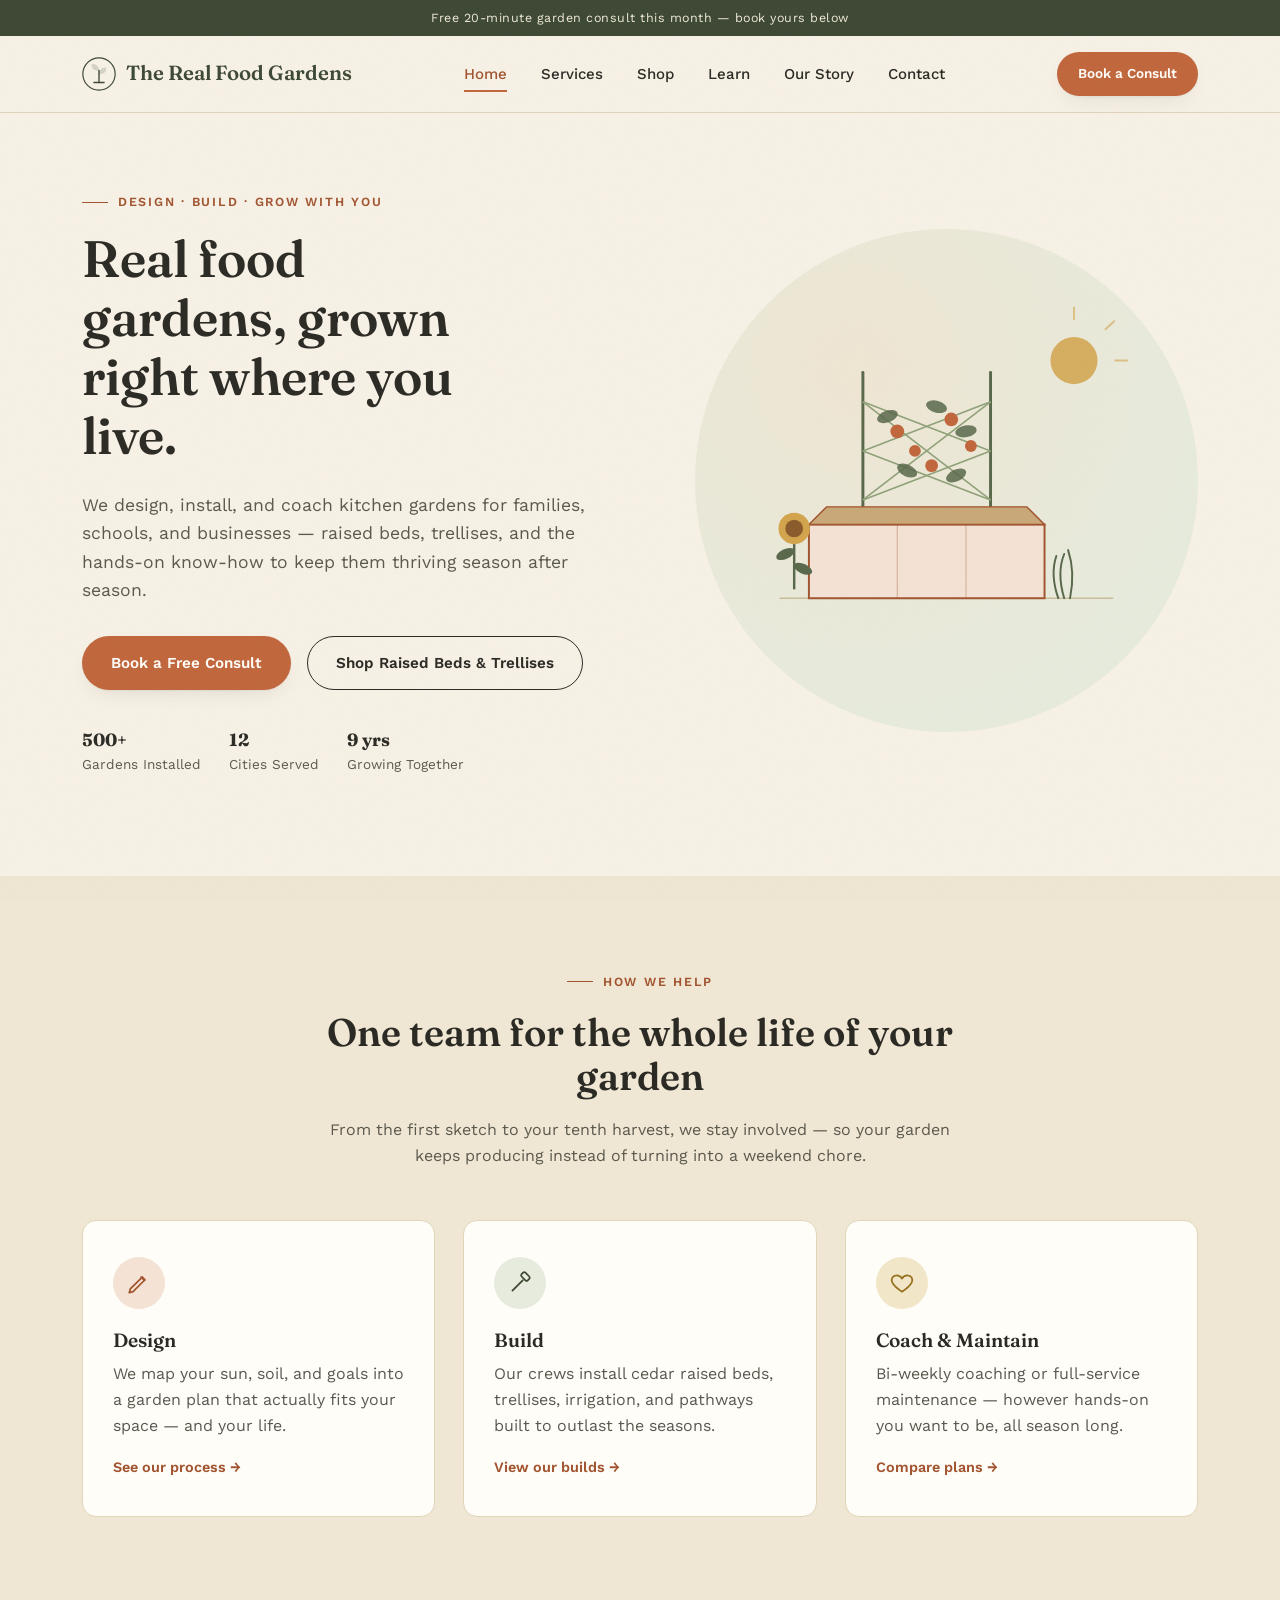
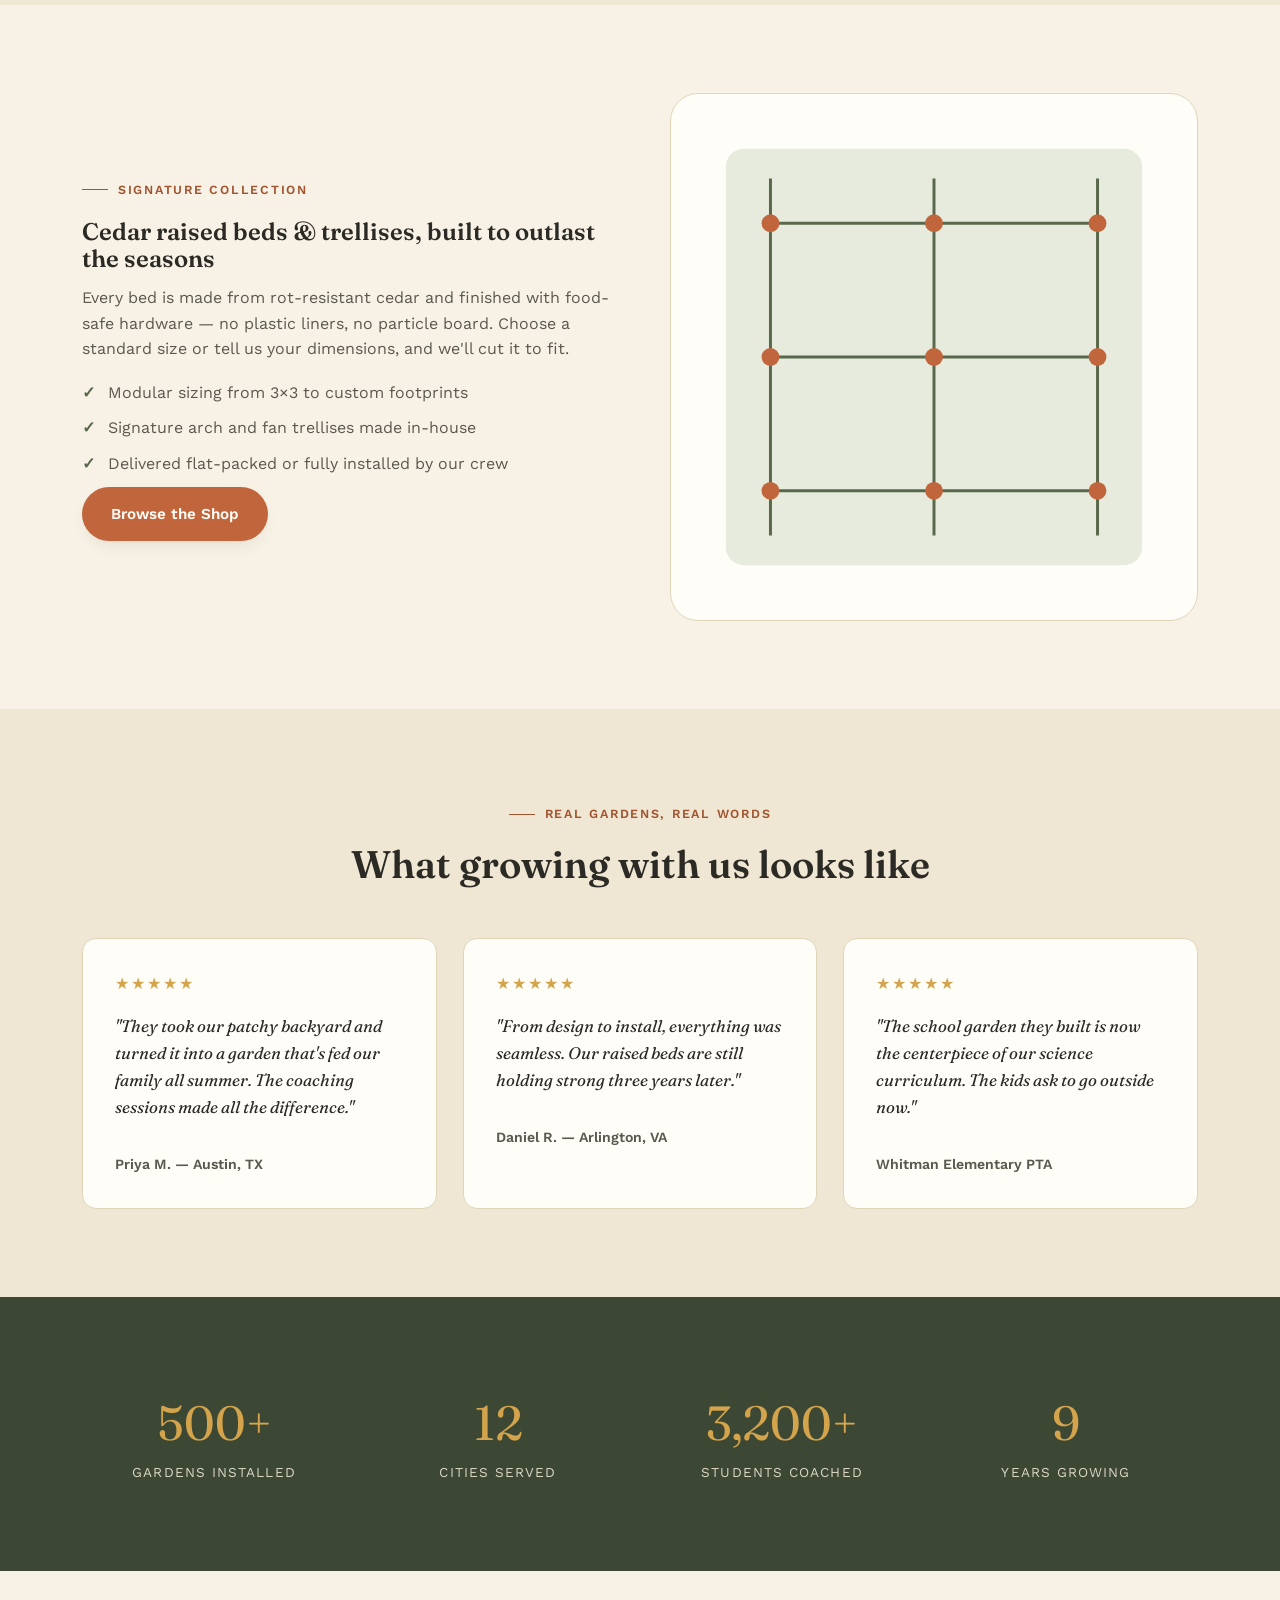
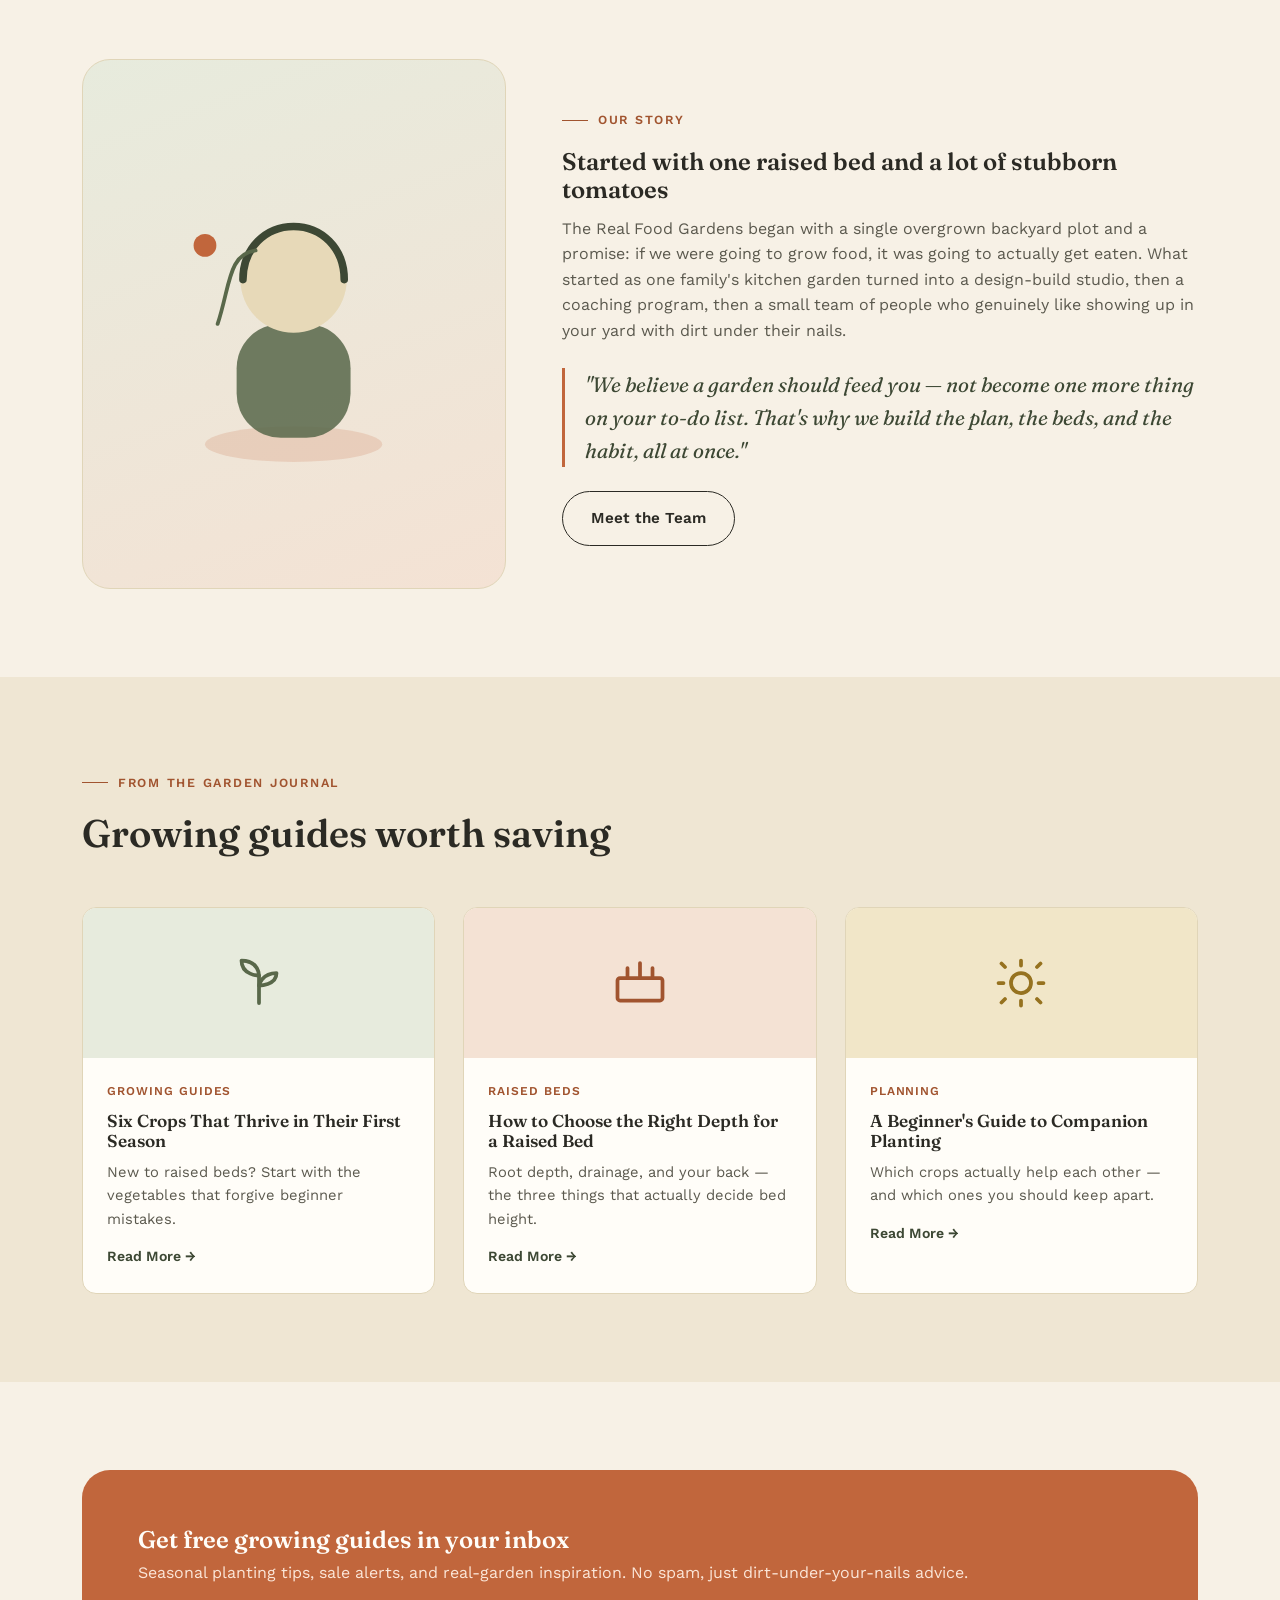
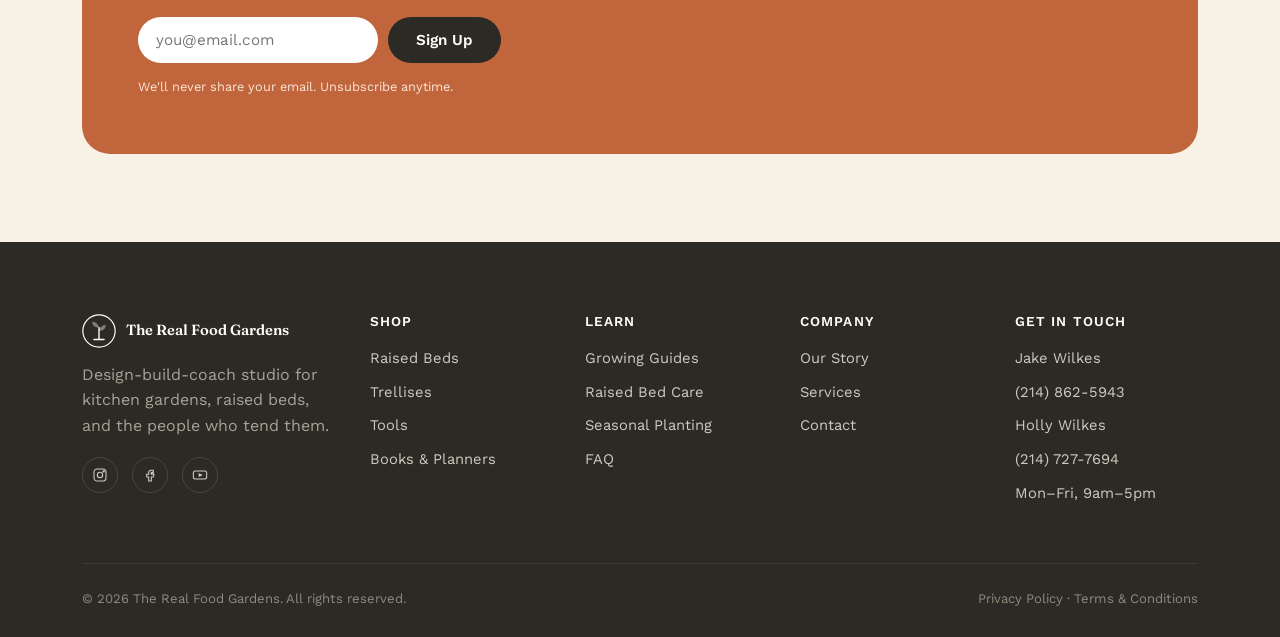
<file: index.html>
<!doctype html>
<html lang="en">
<head>
<meta charset="UTF-8" />
<meta name="viewport" content="width=device-width, initial-scale=1.0" />
<title>The Real Food Gardens — Design, Build & Grow Kitchen Gardens</title>
<meta name="description" content="We design, install, and coach kitchen gardens — raised beds, trellises, and the know-how to keep them thriving season after season." />
<link rel="icon" href="data:image/svg+xml,%3Csvg xmlns='http://www.w3.org/2000/svg' viewBox='0 0 40 40'%3E%3Ccircle cx='20' cy='20' r='19' fill='%23f7f1e6' stroke='%2359684a' stroke-width='2'/%3E%3Cpath d='M20 30V16' stroke='%2359684a' stroke-width='2'/%3E%3Cpath d='M20 16c0 0-8 0-8-7 7 0 8 7 8 7z' fill='%2359684a'/%3E%3Cpath d='M20 20c0 0 8 0 8-7-7 0-8 7-8 7z' fill='%23c1663c'/%3E%3C/svg%3E" />
<link rel="preconnect" href="https://fonts.googleapis.com">
<link rel="preconnect" href="https://fonts.gstatic.com" crossorigin>
<link href="https://fonts.googleapis.com/css2?family=Fraunces:ital,opsz,wght@0,9..144,500;0,9..144,600;1,9..144,500&family=Work+Sans:wght@400;500;600;700&display=swap" rel="stylesheet">
<link rel="stylesheet" href="css/styles.css" />
</head>
<body>

<div class="topbar">Free 20-minute garden consult this month — book yours below</div>

<header class="site-header">
  <div class="nav-row">
    <a href="index.html" class="logo">
      <svg viewBox="0 0 40 40" fill="none">
        <circle cx="20" cy="20" r="19" stroke="currentColor" stroke-width="1.4"/>
        <path d="M20 30V16" stroke="currentColor" stroke-width="1.6" stroke-linecap="round"/>
        <path d="M20 16c0 0-8 0-8-7 7 0 8 7 8 7z" fill="currentColor" opacity="0.18" stroke="currentColor" stroke-width="1.3"/>
        <path d="M20 20c0 0 8 0 8-7-7 0-8 7-8 7z" fill="currentColor" opacity="0.18" stroke="currentColor" stroke-width="1.3"/>
        <path d="M14 30h12" stroke="currentColor" stroke-width="1.6" stroke-linecap="round"/>
      </svg>
      The Real Food Gardens
    </a>
    <nav class="nav-links">
      <a href="index.html" aria-current="page">Home</a>
      <a href="services.html">Services</a>
      <a href="shop.html">Shop</a>
      <a href="learn.html">Learn</a>
      <a href="about.html">Our Story</a>
      <a href="contact.html">Contact</a>
    </nav>
    <div class="nav-actions">
      <a href="contact.html" class="btn btn-primary btn-sm btn-sm-desktop">Book a Consult</a>
      <button class="nav-toggle" aria-label="Toggle navigation" aria-expanded="false">
        <span></span><span></span><span></span>
      </button>
    </div>
  </div>
</header>

<main>
  <!-- HERO -->
  <section class="hero">
    <div class="container">
      <div>
        <div class="eyebrow">Design &middot; Build &middot; Grow With You</div>
        <h1>Real food gardens, grown right where you live.</h1>
        <p class="lede">We design, install, and coach kitchen gardens for families, schools, and businesses — raised beds, trellises, and the hands-on know-how to keep them thriving season after season.</p>
        <div class="hero-ctas">
          <a href="contact.html" class="btn btn-primary">Book a Free Consult</a>
          <a href="shop.html" class="btn btn-outline">Shop Raised Beds &amp; Trellises</a>
        </div>
        <div class="hero-trust">
          <div><strong>500+</strong>Gardens Installed</div>
          <div><strong>12</strong>Cities Served</div>
          <div><strong>9 yrs</strong>Growing Together</div>
        </div>
      </div>
      <div class="hero-art">
        <svg viewBox="0 0 400 360" fill="none">
          <circle cx="330" cy="58" r="24" fill="#d3a44c" opacity="0.85"/>
          <g stroke="#d3a44c" stroke-width="2" stroke-linecap="round" opacity="0.6">
            <line x1="330" y1="16" x2="330" y2="4"/>
            <line x1="362" y1="26" x2="371" y2="18"/>
            <line x1="372" y1="58" x2="384" y2="58"/>
          </g>
          <line x1="30" y1="300" x2="370" y2="300" stroke="#c9bd98" stroke-width="1.5"/>
          <!-- trellis -->
          <line x1="115" y1="215" x2="115" y2="70" stroke="#59684a" stroke-width="3" stroke-linecap="round"/>
          <line x1="245" y1="215" x2="245" y2="70" stroke="#59684a" stroke-width="3" stroke-linecap="round"/>
          <g stroke="#8fa178" stroke-width="1.6">
            <line x1="115" y1="200" x2="245" y2="150"/>
            <line x1="115" y1="150" x2="245" y2="100"/>
            <line x1="115" y1="100" x2="245" y2="200"/>
            <line x1="115" y1="150" x2="245" y2="200"/>
            <line x1="115" y1="100" x2="245" y2="150"/>
            <line x1="115" y1="200" x2="245" y2="100"/>
          </g>
          <!-- tomatoes on trellis -->
          <circle cx="150" cy="130" r="7" fill="#c1663c"/>
          <circle cx="168" cy="150" r="6" fill="#c1663c"/>
          <circle cx="205" cy="118" r="7" fill="#c1663c"/>
          <circle cx="225" cy="145" r="6" fill="#c1663c"/>
          <circle cx="185" cy="165" r="6.5" fill="#c1663c"/>
          <!-- leaves -->
          <g fill="#59684a" opacity="0.85">
            <ellipse cx="140" cy="115" rx="11" ry="6" transform="rotate(-20 140 115)"/>
            <ellipse cx="190" cy="105" rx="11" ry="6" transform="rotate(15 190 105)"/>
            <ellipse cx="220" cy="130" rx="11" ry="6" transform="rotate(-10 220 130)"/>
            <ellipse cx="160" cy="170" rx="11" ry="6" transform="rotate(25 160 170)"/>
            <ellipse cx="210" cy="175" rx="11" ry="6" transform="rotate(-25 210 175)"/>
          </g>
          <!-- raised bed box -->
          <polygon points="60,225 300,225 300,300 60,300" fill="#f4e2d4" stroke="#a1542f" stroke-width="2"/>
          <polygon points="60,225 300,225 282,207 78,207" fill="#c9a877" stroke="#a1542f" stroke-width="1.5"/>
          <line x1="150" y1="225" x2="150" y2="300" stroke="#a1542f" stroke-width="1" opacity="0.4"/>
          <line x1="220" y1="225" x2="220" y2="300" stroke="#a1542f" stroke-width="1" opacity="0.4"/>
          <!-- sunflower left of bed -->
          <g transform="translate(45,235)">
            <line x1="0" y1="0" x2="0" y2="55" stroke="#59684a" stroke-width="2.5" stroke-linecap="round"/>
            <ellipse cx="-9" cy="20" rx="10" ry="5" fill="#59684a" transform="rotate(-25 -9 20)"/>
            <ellipse cx="9" cy="35" rx="10" ry="5" fill="#59684a" transform="rotate(25 9 35)"/>
            <g transform="translate(0,-6)">
              <circle r="16" fill="#d3a44c"/>
              <circle r="9" fill="#8a5a2b"/>
            </g>
          </g>
          <!-- carrot leaves right of bed -->
          <g transform="translate(320,255)" stroke="#59684a" stroke-width="2" stroke-linecap="round" fill="none">
            <path d="M0 45 C -6 25 -4 10 0 0"/>
            <path d="M6 45 C 10 25 8 8 4 -4"/>
            <path d="M-6 45 C -12 28 -12 14 -8 2"/>
          </g>
        </svg>
      </div>
    </div>
  </section>

  <!-- PILLARS -->
  <section class="section-alt">
    <div class="container">
      <div class="section-head center" style="max-width:640px">
        <div class="eyebrow" style="justify-content:center">How We Help</div>
        <h2>One team for the whole life of your garden</h2>
        <p>From the first sketch to your tenth harvest, we stay involved — so your garden keeps producing instead of turning into a weekend chore.</p>
      </div>
      <div class="pillars">
        <div class="pillar-card">
          <div class="pillar-icon">
            <svg viewBox="0 0 24 24" fill="none" stroke="currentColor" stroke-width="1.6" stroke-linecap="round" stroke-linejoin="round">
              <path d="M3 21l3.5-1 11-11-2.5-2.5-11 11-1 3.5z"/>
              <path d="M14 6.5l3 3"/>
            </svg>
          </div>
          <h3>Design</h3>
          <p>We map your sun, soil, and goals into a garden plan that actually fits your space — and your life.</p>
          <a href="services.html">See our process &rarr;</a>
        </div>
        <div class="pillar-card">
          <div class="pillar-icon">
            <svg viewBox="0 0 24 24" fill="none" stroke="currentColor" stroke-width="1.6" stroke-linecap="round" stroke-linejoin="round">
              <path d="M5 19L14.5 9.5"/>
              <rect x="13" y="3.5" width="8" height="5" rx="1.5" transform="rotate(45 17 6)"/>
            </svg>
          </div>
          <h3>Build</h3>
          <p>Our crews install cedar raised beds, trellises, irrigation, and pathways built to outlast the seasons.</p>
          <a href="services.html">View our builds &rarr;</a>
        </div>
        <div class="pillar-card">
          <div class="pillar-icon">
            <svg viewBox="0 0 24 24" fill="none" stroke="currentColor" stroke-width="1.6" stroke-linecap="round" stroke-linejoin="round">
              <path d="M12 20s-7-4.35-9-8.5C1.5 8 3.5 5 7 5c2 0 4 1 5 3 1-2 3-3 5-3 3.5 0 5.5 3 4 6.5-2 4.15-9 8.5-9 8.5z"/>
            </svg>
          </div>
          <h3>Coach &amp; Maintain</h3>
          <p>Bi-weekly coaching or full-service maintenance — however hands-on you want to be, all season long.</p>
          <a href="services.html">Compare plans &rarr;</a>
        </div>
      </div>
    </div>
  </section>

  <!-- FEATURE / SIGNATURE PRODUCT -->
  <section>
    <div class="container feature-band">
      <div class="art">
        <div class="trellis-art">
          <svg viewBox="0 0 300 300" fill="none">
            <rect x="10" y="10" width="280" height="280" rx="12" fill="#e7ebdd"/>
            <g stroke="#59684a" stroke-width="2">
              <line x1="40" y1="30" x2="40" y2="270"/>
              <line x1="150" y1="30" x2="150" y2="270"/>
              <line x1="260" y1="30" x2="260" y2="270"/>
              <line x1="40" y1="60" x2="260" y2="60"/>
              <line x1="40" y1="150" x2="260" y2="150"/>
              <line x1="40" y1="240" x2="260" y2="240"/>
            </g>
            <g fill="#c1663c">
              <circle cx="40" cy="60" r="6"/><circle cx="150" cy="60" r="6"/><circle cx="260" cy="60" r="6"/>
              <circle cx="40" cy="150" r="6"/><circle cx="150" cy="150" r="6"/><circle cx="260" cy="150" r="6"/>
              <circle cx="40" cy="240" r="6"/><circle cx="150" cy="240" r="6"/><circle cx="260" cy="240" r="6"/>
            </g>
          </svg>
        </div>
      </div>
      <div>
        <div class="eyebrow">Signature Collection</div>
        <h2>Cedar raised beds &amp; trellises, built to outlast the seasons</h2>
        <p>Every bed is made from rot-resistant cedar and finished with food-safe hardware — no plastic liners, no particle board. Choose a standard size or tell us your dimensions, and we'll cut it to fit.</p>
        <ul class="service-list">
          <li>Modular sizing from 3&times;3 to custom footprints</li>
          <li>Signature arch and fan trellises made in-house</li>
          <li>Delivered flat-packed or fully installed by our crew</li>
        </ul>
        <a href="shop.html" class="btn btn-primary">Browse the Shop</a>
      </div>
    </div>
  </section>

  <!-- TESTIMONIALS -->
  <section class="section-alt">
    <div class="container">
      <div class="section-head center">
        <div class="eyebrow" style="justify-content:center">Real Gardens, Real Words</div>
        <h2>What growing with us looks like</h2>
      </div>
      <div class="testimonials">
        <div class="t-card">
          <div class="stars">★★★★★</div>
          <p class="t-quote">"They took our patchy backyard and turned it into a garden that's fed our family all summer. The coaching sessions made all the difference."</p>
          <div class="t-name">Priya M. — Austin, TX</div>
        </div>
        <div class="t-card">
          <div class="stars">★★★★★</div>
          <p class="t-quote">"From design to install, everything was seamless. Our raised beds are still holding strong three years later."</p>
          <div class="t-name">Daniel R. — Arlington, VA</div>
        </div>
        <div class="t-card">
          <div class="stars">★★★★★</div>
          <p class="t-quote">"The school garden they built is now the centerpiece of our science curriculum. The kids ask to go outside now."</p>
          <div class="t-name">Whitman Elementary PTA</div>
        </div>
      </div>
    </div>
  </section>

  <!-- STATS -->
  <section class="section-sage">
    <div class="container stats">
      <div><div class="stat-num">500+</div><div class="stat-label">Gardens Installed</div></div>
      <div><div class="stat-num">12</div><div class="stat-label">Cities Served</div></div>
      <div><div class="stat-num">3,200+</div><div class="stat-label">Students Coached</div></div>
      <div><div class="stat-num">9</div><div class="stat-label">Years Growing</div></div>
    </div>
  </section>

  <!-- FOUNDER -->
  <section>
    <div class="container founder">
      <div class="founder-portrait">
        <svg viewBox="0 0 200 240" fill="none">
          <ellipse cx="100" cy="215" rx="70" ry="14" fill="#c1663c" opacity="0.18"/>
          <rect x="55" y="120" width="90" height="90" rx="35" fill="#59684a" opacity="0.85"/>
          <circle cx="100" cy="85" r="42" fill="#e7d9b8"/>
          <path d="M60 85c0-25 18-42 40-42s40 17 40 42" fill="none" stroke="#3d4834" stroke-width="6" stroke-linecap="round"/>
          <path d="M40 120c10-30 8-55 30-58" stroke="#59684a" stroke-width="3" fill="none" stroke-linecap="round"/>
          <circle cx="30" cy="58" r="9" fill="#c1663c"/>
        </svg>
      </div>
      <div>
        <div class="eyebrow">Our Story</div>
        <h2>Started with one raised bed and a lot of stubborn tomatoes</h2>
        <p>The Real Food Gardens began with a single overgrown backyard plot and a promise: if we were going to grow food, it was going to actually get eaten. What started as one family's kitchen garden turned into a design-build studio, then a coaching program, then a small team of people who genuinely like showing up in your yard with dirt under their nails.</p>
        <blockquote>"We believe a garden should feed you — not become one more thing on your to-do list. That's why we build the plan, the beds, and the habit, all at once."</blockquote>
        <a href="about.html" class="btn btn-outline">Meet the Team</a>
      </div>
    </div>
  </section>

  <!-- LEARN PREVIEW -->
  <section class="section-alt">
    <div class="container">
      <div class="section-head">
        <div class="eyebrow">From the Garden Journal</div>
        <h2>Growing guides worth saving</h2>
      </div>
      <div class="articles">
        <div class="article-card">
          <div class="article-thumb" style="background:#e7ebdd">
            <svg viewBox="0 0 24 24" fill="none" stroke="#59684a" stroke-width="1.5" stroke-linecap="round" stroke-linejoin="round"><path d="M12 20V9"/><path d="M12 9C12 9 5 9 5 3c7 0 7 6 7 6z"/><path d="M12 13c0 0 7 0 7-5-6 0-7 5-7 5z"/></svg>
          </div>
          <div class="article-body">
            <div class="article-tag">Growing Guides</div>
            <h3>Six Crops That Thrive in Their First Season</h3>
            <p>New to raised beds? Start with the vegetables that forgive beginner mistakes.</p>
            <a href="learn.html" class="read-more">Read More &rarr;</a>
          </div>
        </div>
        <div class="article-card">
          <div class="article-thumb" style="background:#f4e2d4">
            <svg viewBox="0 0 24 24" fill="none" stroke="#a1542f" stroke-width="1.5" stroke-linecap="round" stroke-linejoin="round"><rect x="3" y="10" width="18" height="9" rx="1"/><path d="M7 10V6M12 10V4M17 10V6"/></svg>
          </div>
          <div class="article-body">
            <div class="article-tag">Raised Beds</div>
            <h3>How to Choose the Right Depth for a Raised Bed</h3>
            <p>Root depth, drainage, and your back — the three things that actually decide bed height.</p>
            <a href="learn.html" class="read-more">Read More &rarr;</a>
          </div>
        </div>
        <div class="article-card">
          <div class="article-thumb" style="background:#f1e6c8">
            <svg viewBox="0 0 24 24" fill="none" stroke="#96721f" stroke-width="1.5" stroke-linecap="round" stroke-linejoin="round"><circle cx="12" cy="12" r="4"/><path d="M12 3v2M12 19v2M4.2 4.2l1.4 1.4M18.4 18.4l1.4 1.4M3 12h2M19 12h2M4.2 19.8l1.4-1.4M18.4 5.6l1.4-1.4"/></svg>
          </div>
          <div class="article-body">
            <div class="article-tag">Planning</div>
            <h3>A Beginner's Guide to Companion Planting</h3>
            <p>Which crops actually help each other — and which ones you should keep apart.</p>
            <a href="learn.html" class="read-more">Read More &rarr;</a>
          </div>
        </div>
      </div>
    </div>
  </section>

  <!-- NEWSLETTER -->
  <section>
    <div class="container">
      <div class="newsletter">
        <div>
          <h2>Get free growing guides in your inbox</h2>
          <p>Seasonal planting tips, sale alerts, and real-garden inspiration. No spam, just dirt-under-your-nails advice.</p>
        </div>
        <form class="newsletter-form">
          <input type="email" placeholder="you@email.com" required aria-label="Email address" />
          <button type="submit" class="btn">Sign Up</button>
          <span class="form-note">We'll never share your email. Unsubscribe anytime.</span>
        </form>
      </div>
    </div>
  </section>
</main>

<footer class="site-footer">
  <div class="container">
    <div class="footer-grid">
      <div class="footer-brand">
        <a href="index.html" class="logo">
          <svg viewBox="0 0 40 40" fill="none">
            <circle cx="20" cy="20" r="19" stroke="currentColor" stroke-width="1.4"/>
            <path d="M20 30V16" stroke="currentColor" stroke-width="1.6" stroke-linecap="round"/>
            <path d="M20 16c0 0-8 0-8-7 7 0 8 7 8 7z" fill="currentColor" opacity="0.4"/>
            <path d="M20 20c0 0 8 0 8-7-7 0-8 7-8 7z" fill="currentColor" opacity="0.4"/>
            <path d="M14 30h12" stroke="currentColor" stroke-width="1.6" stroke-linecap="round"/>
          </svg>
          The Real Food Gardens
        </a>
        <p>Design-build-coach studio for kitchen gardens, raised beds, and the people who tend them.</p>
        <div class="social-row">
          <a href="#" aria-label="Instagram"><svg width="16" height="16" viewBox="0 0 24 24" fill="none" stroke="currentColor" stroke-width="1.6"><rect x="3" y="3" width="18" height="18" rx="5"/><circle cx="12" cy="12" r="4"/><circle cx="17.5" cy="6.5" r="1"/></svg></a>
          <a href="#" aria-label="Facebook"><svg width="16" height="16" viewBox="0 0 24 24" fill="none" stroke="currentColor" stroke-width="1.6"><path d="M14 9h3V5h-3a4 4 0 00-4 4v2H7v4h3v6h4v-6h3l1-4h-4V9a1 1 0 011-1z"/></svg></a>
          <a href="#" aria-label="YouTube"><svg width="16" height="16" viewBox="0 0 24 24" fill="none" stroke="currentColor" stroke-width="1.6"><rect x="2" y="6" width="20" height="12" rx="3"/><polygon points="10,9 16,12 10,15" fill="currentColor" stroke="none"/></svg></a>
        </div>
      </div>
      <div>
        <h4>Shop</h4>
        <ul>
          <li><a href="shop.html">Raised Beds</a></li>
          <li><a href="shop.html">Trellises</a></li>
          <li><a href="shop.html">Tools</a></li>
          <li><a href="shop.html">Books &amp; Planners</a></li>
        </ul>
      </div>
      <div>
        <h4>Learn</h4>
        <ul>
          <li><a href="learn.html">Growing Guides</a></li>
          <li><a href="learn.html">Raised Bed Care</a></li>
          <li><a href="learn.html">Seasonal Planting</a></li>
          <li><a href="services.html">FAQ</a></li>
        </ul>
      </div>
      <div>
        <h4>Company</h4>
        <ul>
          <li><a href="about.html">Our Story</a></li>
          <li><a href="services.html">Services</a></li>
          <li><a href="contact.html">Contact</a></li>
        </ul>
      </div>
      <div>
        <h4>Get in Touch</h4>
        <ul>
          <li><a href="mailto:Jake@RealFoodGardens.com">Jake Wilkes</a></li>
          <li><a href="tel:+12148625943">(214) 862-5943</a></li>
          <li><a href="mailto:Holly@RealFoodGardens.com">Holly Wilkes</a></li>
          <li><a href="tel:+12147277694">(214) 727-7694</a></li>
          <li>Mon–Fri, 9am–5pm</li>
        </ul>
      </div>
    </div>
    <div class="footer-bottom">
      <span>&copy; 2026 The Real Food Gardens. All rights reserved.</span>
      <span>Privacy Policy &middot; Terms &amp; Conditions</span>
    </div>
  </div>
</footer>

<script src="js/main.js"></script>
</body>
</html>
</file>
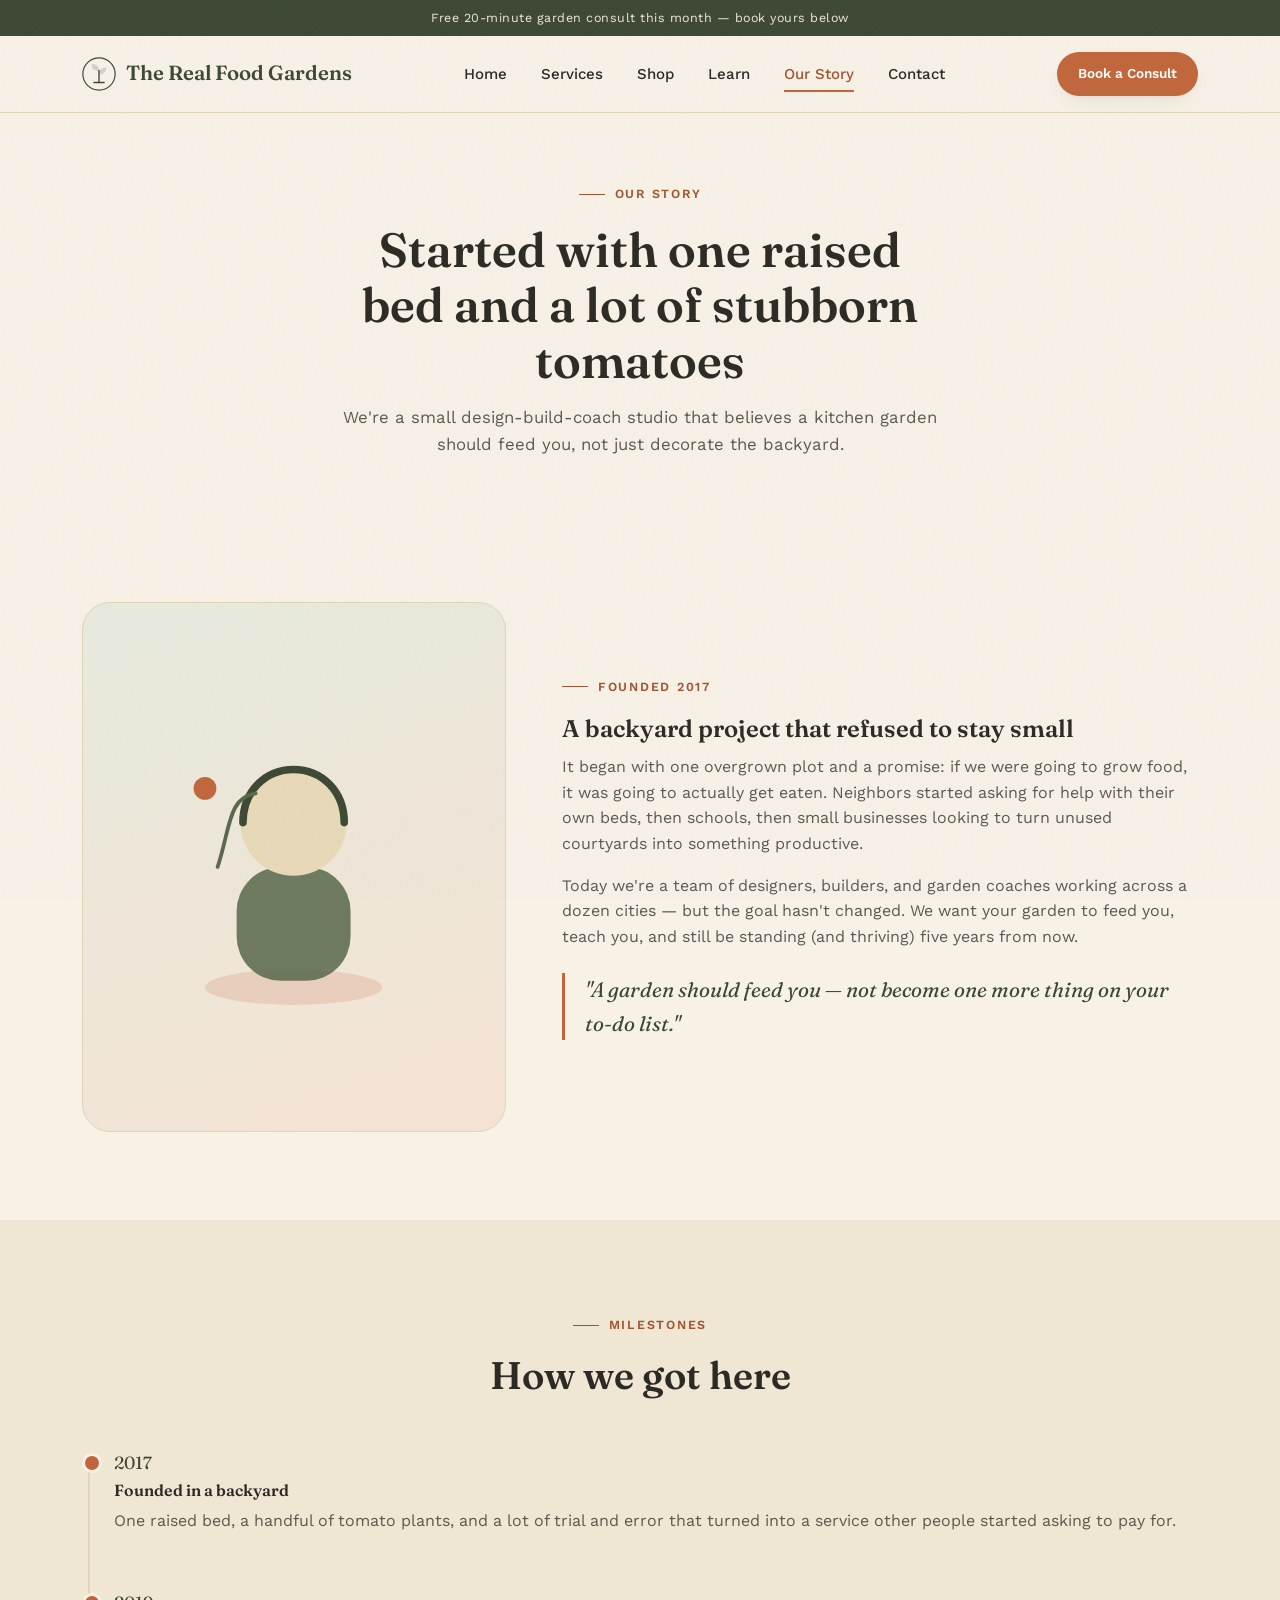
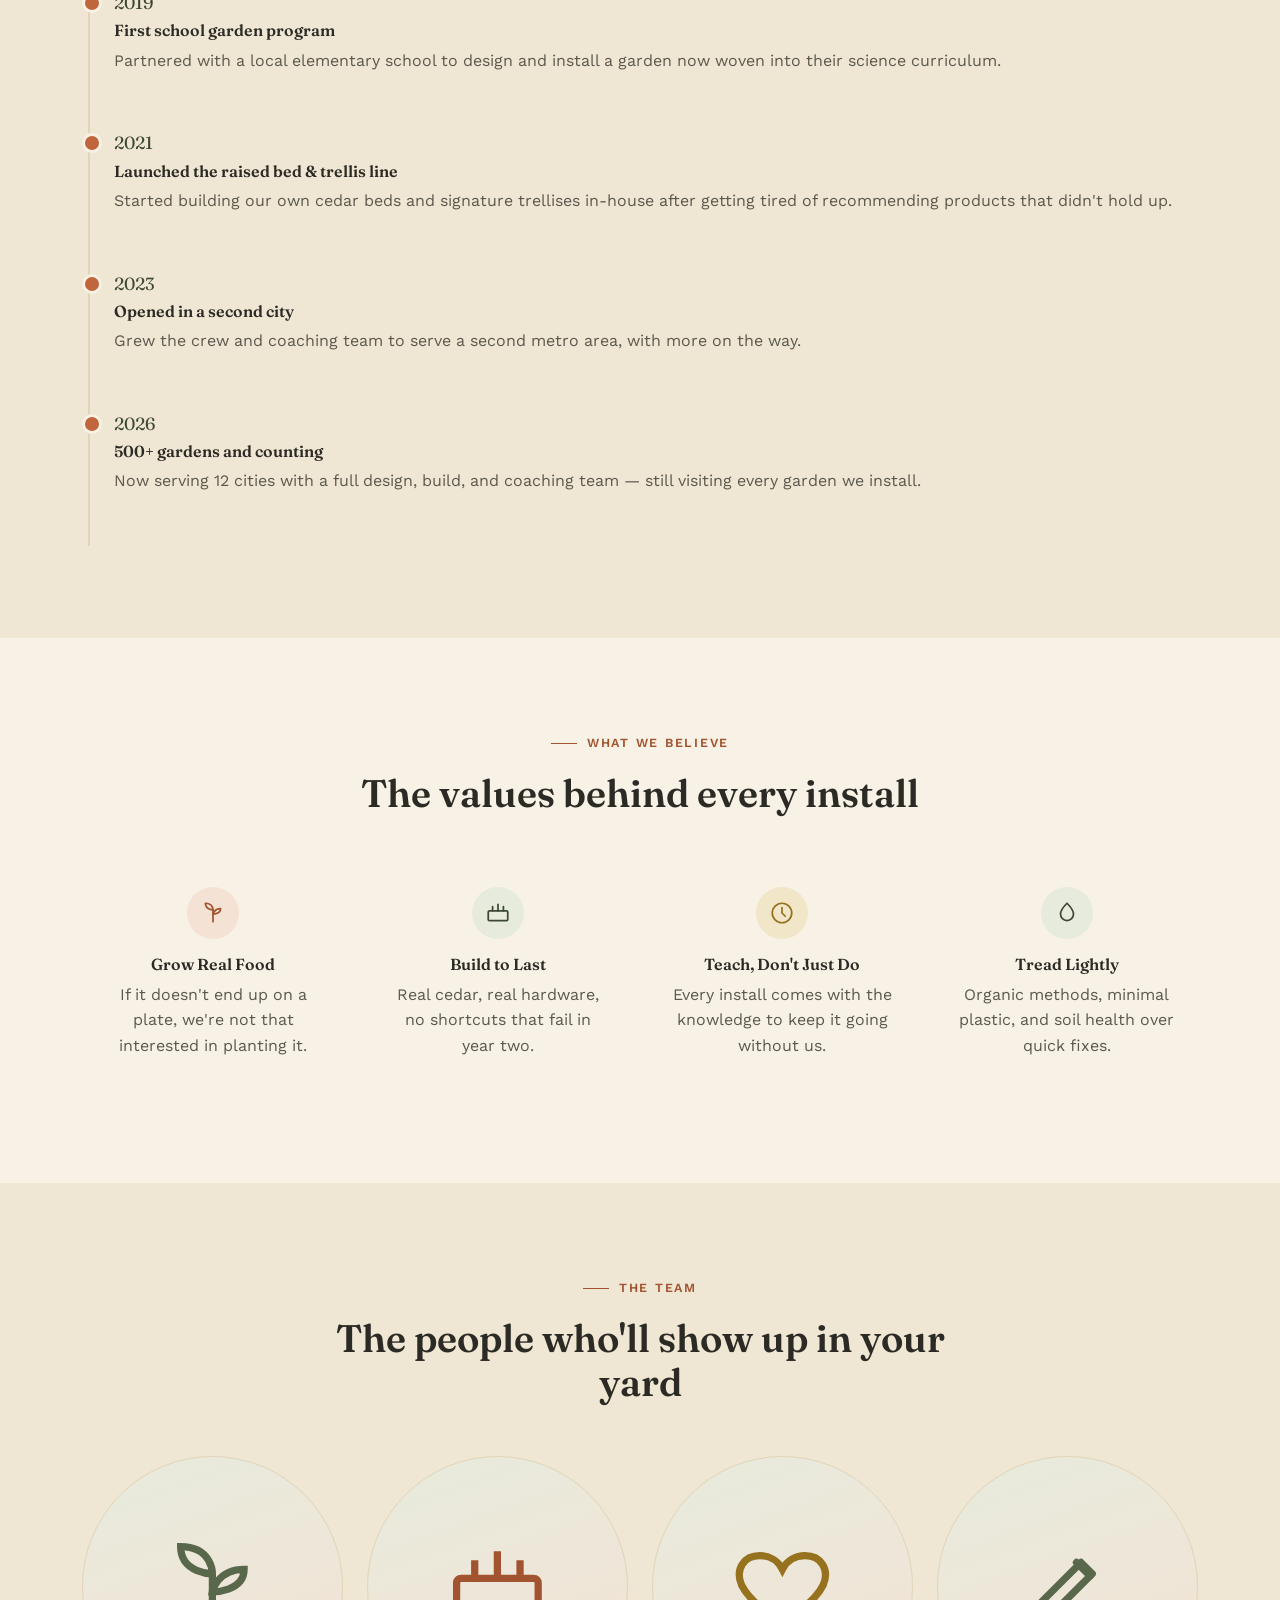
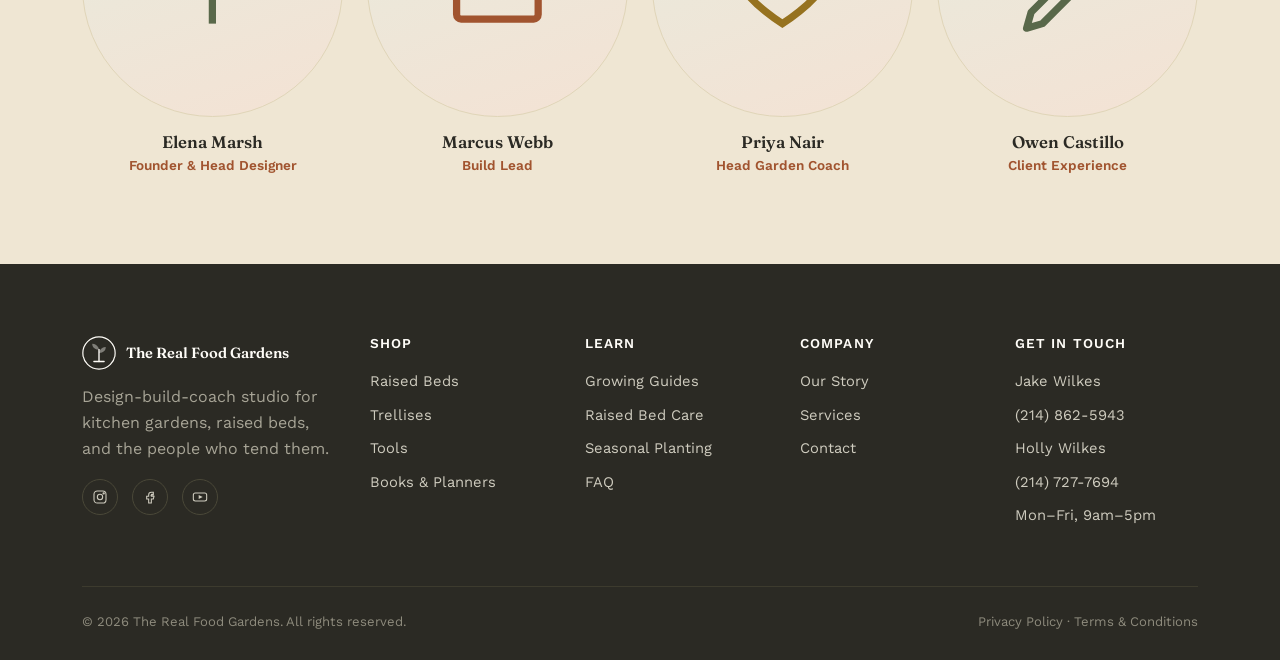
<file: about.html>
<!doctype html>
<html lang="en">
<head>
<meta charset="UTF-8" />
<meta name="viewport" content="width=device-width, initial-scale=1.0" />
<title>Our Story — The Real Food Gardens</title>
<meta name="description" content="How a single backyard raised bed grew into a design-build-coach studio for kitchen gardens." />
<link rel="icon" href="data:image/svg+xml,%3Csvg xmlns='http://www.w3.org/2000/svg' viewBox='0 0 40 40'%3E%3Ccircle cx='20' cy='20' r='19' fill='%23f7f1e6' stroke='%2359684a' stroke-width='2'/%3E%3Cpath d='M20 30V16' stroke='%2359684a' stroke-width='2'/%3E%3Cpath d='M20 16c0 0-8 0-8-7 7 0 8 7 8 7z' fill='%2359684a'/%3E%3Cpath d='M20 20c0 0 8 0 8-7-7 0-8 7-8 7z' fill='%23c1663c'/%3E%3C/svg%3E" />
<link rel="preconnect" href="https://fonts.googleapis.com">
<link rel="preconnect" href="https://fonts.gstatic.com" crossorigin>
<link href="https://fonts.googleapis.com/css2?family=Fraunces:ital,opsz,wght@0,9..144,500;0,9..144,600;1,9..144,500&family=Work+Sans:wght@400;500;600;700&display=swap" rel="stylesheet">
<link rel="stylesheet" href="css/styles.css" />
</head>
<body>

<div class="topbar">Free 20-minute garden consult this month — book yours below</div>

<header class="site-header">
  <div class="nav-row">
    <a href="index.html" class="logo">
      <svg viewBox="0 0 40 40" fill="none">
        <circle cx="20" cy="20" r="19" stroke="currentColor" stroke-width="1.4"/>
        <path d="M20 30V16" stroke="currentColor" stroke-width="1.6" stroke-linecap="round"/>
        <path d="M20 16c0 0-8 0-8-7 7 0 8 7 8 7z" fill="currentColor" opacity="0.18" stroke="currentColor" stroke-width="1.3"/>
        <path d="M20 20c0 0 8 0 8-7-7 0-8 7-8 7z" fill="currentColor" opacity="0.18" stroke="currentColor" stroke-width="1.3"/>
        <path d="M14 30h12" stroke="currentColor" stroke-width="1.6" stroke-linecap="round"/>
      </svg>
      The Real Food Gardens
    </a>
    <nav class="nav-links">
      <a href="index.html">Home</a>
      <a href="services.html">Services</a>
      <a href="shop.html">Shop</a>
      <a href="learn.html">Learn</a>
      <a href="about.html" aria-current="page">Our Story</a>
      <a href="contact.html">Contact</a>
    </nav>
    <div class="nav-actions">
      <a href="contact.html" class="btn btn-primary btn-sm btn-sm-desktop">Book a Consult</a>
      <button class="nav-toggle" aria-label="Toggle navigation" aria-expanded="false">
        <span></span><span></span><span></span>
      </button>
    </div>
  </div>
</header>

<main>
  <section class="page-hero">
    <div class="container">
      <div class="eyebrow" style="justify-content:center">Our Story</div>
      <h1>Started with one raised bed and a lot of stubborn tomatoes</h1>
      <p>We're a small design-build-coach studio that believes a kitchen garden should feed you, not just decorate the backyard.</p>
    </div>
  </section>

  <section>
    <div class="container founder">
      <div class="founder-portrait">
        <svg viewBox="0 0 200 240" fill="none">
          <ellipse cx="100" cy="215" rx="70" ry="14" fill="#c1663c" opacity="0.18"/>
          <rect x="55" y="120" width="90" height="90" rx="35" fill="#59684a" opacity="0.85"/>
          <circle cx="100" cy="85" r="42" fill="#e7d9b8"/>
          <path d="M60 85c0-25 18-42 40-42s40 17 40 42" fill="none" stroke="#3d4834" stroke-width="6" stroke-linecap="round"/>
          <path d="M40 120c10-30 8-55 30-58" stroke="#59684a" stroke-width="3" fill="none" stroke-linecap="round"/>
          <circle cx="30" cy="58" r="9" fill="#c1663c"/>
        </svg>
      </div>
      <div>
        <div class="eyebrow">Founded 2017</div>
        <h2>A backyard project that refused to stay small</h2>
        <p>It began with one overgrown plot and a promise: if we were going to grow food, it was going to actually get eaten. Neighbors started asking for help with their own beds, then schools, then small businesses looking to turn unused courtyards into something productive.</p>
        <p>Today we're a team of designers, builders, and garden coaches working across a dozen cities — but the goal hasn't changed. We want your garden to feed you, teach you, and still be standing (and thriving) five years from now.</p>
        <blockquote>"A garden should feed you — not become one more thing on your to-do list."</blockquote>
      </div>
    </div>
  </section>

  <section class="section-alt">
    <div class="container">
      <div class="section-head center">
        <div class="eyebrow" style="justify-content:center">Milestones</div>
        <h2>How we got here</h2>
      </div>
      <div class="timeline mt-lg">
        <div class="timeline-item">
          <div class="timeline-year">2017</div>
          <h4>Founded in a backyard</h4>
          <p>One raised bed, a handful of tomato plants, and a lot of trial and error that turned into a service other people started asking to pay for.</p>
        </div>
        <div class="timeline-item">
          <div class="timeline-year">2019</div>
          <h4>First school garden program</h4>
          <p>Partnered with a local elementary school to design and install a garden now woven into their science curriculum.</p>
        </div>
        <div class="timeline-item">
          <div class="timeline-year">2021</div>
          <h4>Launched the raised bed &amp; trellis line</h4>
          <p>Started building our own cedar beds and signature trellises in-house after getting tired of recommending products that didn't hold up.</p>
        </div>
        <div class="timeline-item">
          <div class="timeline-year">2023</div>
          <h4>Opened in a second city</h4>
          <p>Grew the crew and coaching team to serve a second metro area, with more on the way.</p>
        </div>
        <div class="timeline-item">
          <div class="timeline-year">2026</div>
          <h4>500+ gardens and counting</h4>
          <p>Now serving 12 cities with a full design, build, and coaching team — still visiting every garden we install.</p>
        </div>
      </div>
    </div>
  </section>

  <section>
    <div class="container">
      <div class="section-head center">
        <div class="eyebrow" style="justify-content:center">What We Believe</div>
        <h2>The values behind every install</h2>
      </div>
      <div class="values-grid">
        <div class="value-card">
          <div class="pillar-icon" style="background:#f4e2d4;color:#a1542f">
            <svg viewBox="0 0 24 24" fill="none" stroke="currentColor" stroke-width="1.6" stroke-linecap="round" stroke-linejoin="round"><path d="M12 20V9"/><path d="M12 9C12 9 5 9 5 3c7 0 7 6 7 6z"/><path d="M12 13c0 0 7 0 7-5-6 0-7 5-7 5z"/></svg>
          </div>
          <h4>Grow Real Food</h4>
          <p>If it doesn't end up on a plate, we're not that interested in planting it.</p>
        </div>
        <div class="value-card">
          <div class="pillar-icon" style="background:#e7ebdd;color:#3d4834">
            <svg viewBox="0 0 24 24" fill="none" stroke="currentColor" stroke-width="1.6" stroke-linecap="round" stroke-linejoin="round"><rect x="3" y="10" width="18" height="9" rx="1"/><path d="M7 10V6M12 10V4M17 10V6"/></svg>
          </div>
          <h4>Build to Last</h4>
          <p>Real cedar, real hardware, no shortcuts that fail in year two.</p>
        </div>
        <div class="value-card">
          <div class="pillar-icon" style="background:#f1e6c8;color:#96721f">
            <svg viewBox="0 0 24 24" fill="none" stroke="currentColor" stroke-width="1.6" stroke-linecap="round" stroke-linejoin="round"><circle cx="12" cy="12" r="9"/><path d="M12 7v5l3 3"/></svg>
          </div>
          <h4>Teach, Don't Just Do</h4>
          <p>Every install comes with the knowledge to keep it going without us.</p>
        </div>
        <div class="value-card">
          <div class="pillar-icon" style="background:#e7ebdd;color:#3d4834">
            <svg viewBox="0 0 24 24" fill="none" stroke="currentColor" stroke-width="1.6" stroke-linecap="round" stroke-linejoin="round"><path d="M12 3c4 4 6 7 6 10a6 6 0 01-12 0c0-3 2-6 6-10z"/></svg>
          </div>
          <h4>Tread Lightly</h4>
          <p>Organic methods, minimal plastic, and soil health over quick fixes.</p>
        </div>
      </div>
    </div>
  </section>

  <section class="section-alt">
    <div class="container">
      <div class="section-head center">
        <div class="eyebrow" style="justify-content:center">The Team</div>
        <h2>The people who'll show up in your yard</h2>
      </div>
      <div class="team-grid">
        <div class="team-card">
          <div class="team-avatar"><svg viewBox="0 0 24 24" fill="none" stroke="#59684a" stroke-width="1.6"><path d="M12 20V9"/><path d="M12 9C12 9 5 9 5 3c7 0 7 6 7 6z"/><path d="M12 13c0 0 7 0 7-5-6 0-7 5-7 5z"/></svg></div>
          <h4>Elena Marsh</h4>
          <div class="team-role">Founder &amp; Head Designer</div>
        </div>
        <div class="team-card">
          <div class="team-avatar"><svg viewBox="0 0 24 24" fill="none" stroke="#a1542f" stroke-width="1.6"><rect x="3" y="10" width="18" height="9" rx="1"/><path d="M7 10V6M12 10V4M17 10V6"/></svg></div>
          <h4>Marcus Webb</h4>
          <div class="team-role">Build Lead</div>
        </div>
        <div class="team-card">
          <div class="team-avatar"><svg viewBox="0 0 24 24" fill="none" stroke="#96721f" stroke-width="1.6"><path d="M12 20s-7-4.35-9-8.5C1.5 8 3.5 5 7 5c2 0 4 1 5 3 1-2 3-3 5-3 3.5 0 5.5 3 4 6.5-2 4.15-9 8.5-9 8.5z"/></svg></div>
          <h4>Priya Nair</h4>
          <div class="team-role">Head Garden Coach</div>
        </div>
        <div class="team-card">
          <div class="team-avatar"><svg viewBox="0 0 24 24" fill="none" stroke="#59684a" stroke-width="1.6" stroke-linecap="round" stroke-linejoin="round"><path d="M3 21l3.5-1 11-11-2.5-2.5-11 11-1 3.5z"/><path d="M14 6.5l3 3"/></svg></div>
          <h4>Owen Castillo</h4>
          <div class="team-role">Client Experience</div>
        </div>
      </div>
    </div>
  </section>
</main>

<footer class="site-footer">
  <div class="container">
    <div class="footer-grid">
      <div class="footer-brand">
        <a href="index.html" class="logo">
          <svg viewBox="0 0 40 40" fill="none">
            <circle cx="20" cy="20" r="19" stroke="currentColor" stroke-width="1.4"/>
            <path d="M20 30V16" stroke="currentColor" stroke-width="1.6" stroke-linecap="round"/>
            <path d="M20 16c0 0-8 0-8-7 7 0 8 7 8 7z" fill="currentColor" opacity="0.4"/>
            <path d="M20 20c0 0 8 0 8-7-7 0-8 7-8 7z" fill="currentColor" opacity="0.4"/>
            <path d="M14 30h12" stroke="currentColor" stroke-width="1.6" stroke-linecap="round"/>
          </svg>
          The Real Food Gardens
        </a>
        <p>Design-build-coach studio for kitchen gardens, raised beds, and the people who tend them.</p>
        <div class="social-row">
          <a href="#" aria-label="Instagram"><svg width="16" height="16" viewBox="0 0 24 24" fill="none" stroke="currentColor" stroke-width="1.6"><rect x="3" y="3" width="18" height="18" rx="5"/><circle cx="12" cy="12" r="4"/><circle cx="17.5" cy="6.5" r="1"/></svg></a>
          <a href="#" aria-label="Facebook"><svg width="16" height="16" viewBox="0 0 24 24" fill="none" stroke="currentColor" stroke-width="1.6"><path d="M14 9h3V5h-3a4 4 0 00-4 4v2H7v4h3v6h4v-6h3l1-4h-4V9a1 1 0 011-1z"/></svg></a>
          <a href="#" aria-label="YouTube"><svg width="16" height="16" viewBox="0 0 24 24" fill="none" stroke="currentColor" stroke-width="1.6"><rect x="2" y="6" width="20" height="12" rx="3"/><polygon points="10,9 16,12 10,15" fill="currentColor" stroke="none"/></svg></a>
        </div>
      </div>
      <div>
        <h4>Shop</h4>
        <ul>
          <li><a href="shop.html">Raised Beds</a></li>
          <li><a href="shop.html">Trellises</a></li>
          <li><a href="shop.html">Tools</a></li>
          <li><a href="shop.html">Books &amp; Planners</a></li>
        </ul>
      </div>
      <div>
        <h4>Learn</h4>
        <ul>
          <li><a href="learn.html">Growing Guides</a></li>
          <li><a href="learn.html">Raised Bed Care</a></li>
          <li><a href="learn.html">Seasonal Planting</a></li>
          <li><a href="services.html">FAQ</a></li>
        </ul>
      </div>
      <div>
        <h4>Company</h4>
        <ul>
          <li><a href="about.html">Our Story</a></li>
          <li><a href="services.html">Services</a></li>
          <li><a href="contact.html">Contact</a></li>
        </ul>
      </div>
      <div>
        <h4>Get in Touch</h4>
        <ul>
          <li><a href="mailto:Jake@RealFoodGardens.com">Jake Wilkes</a></li>
          <li><a href="tel:+12148625943">(214) 862-5943</a></li>
          <li><a href="mailto:Holly@RealFoodGardens.com">Holly Wilkes</a></li>
          <li><a href="tel:+12147277694">(214) 727-7694</a></li>
          <li>Mon–Fri, 9am–5pm</li>
        </ul>
      </div>
    </div>
    <div class="footer-bottom">
      <span>&copy; 2026 The Real Food Gardens. All rights reserved.</span>
      <span>Privacy Policy &middot; Terms &amp; Conditions</span>
    </div>
  </div>
</footer>

<script src="js/main.js"></script>
</body>
</html>
</file>
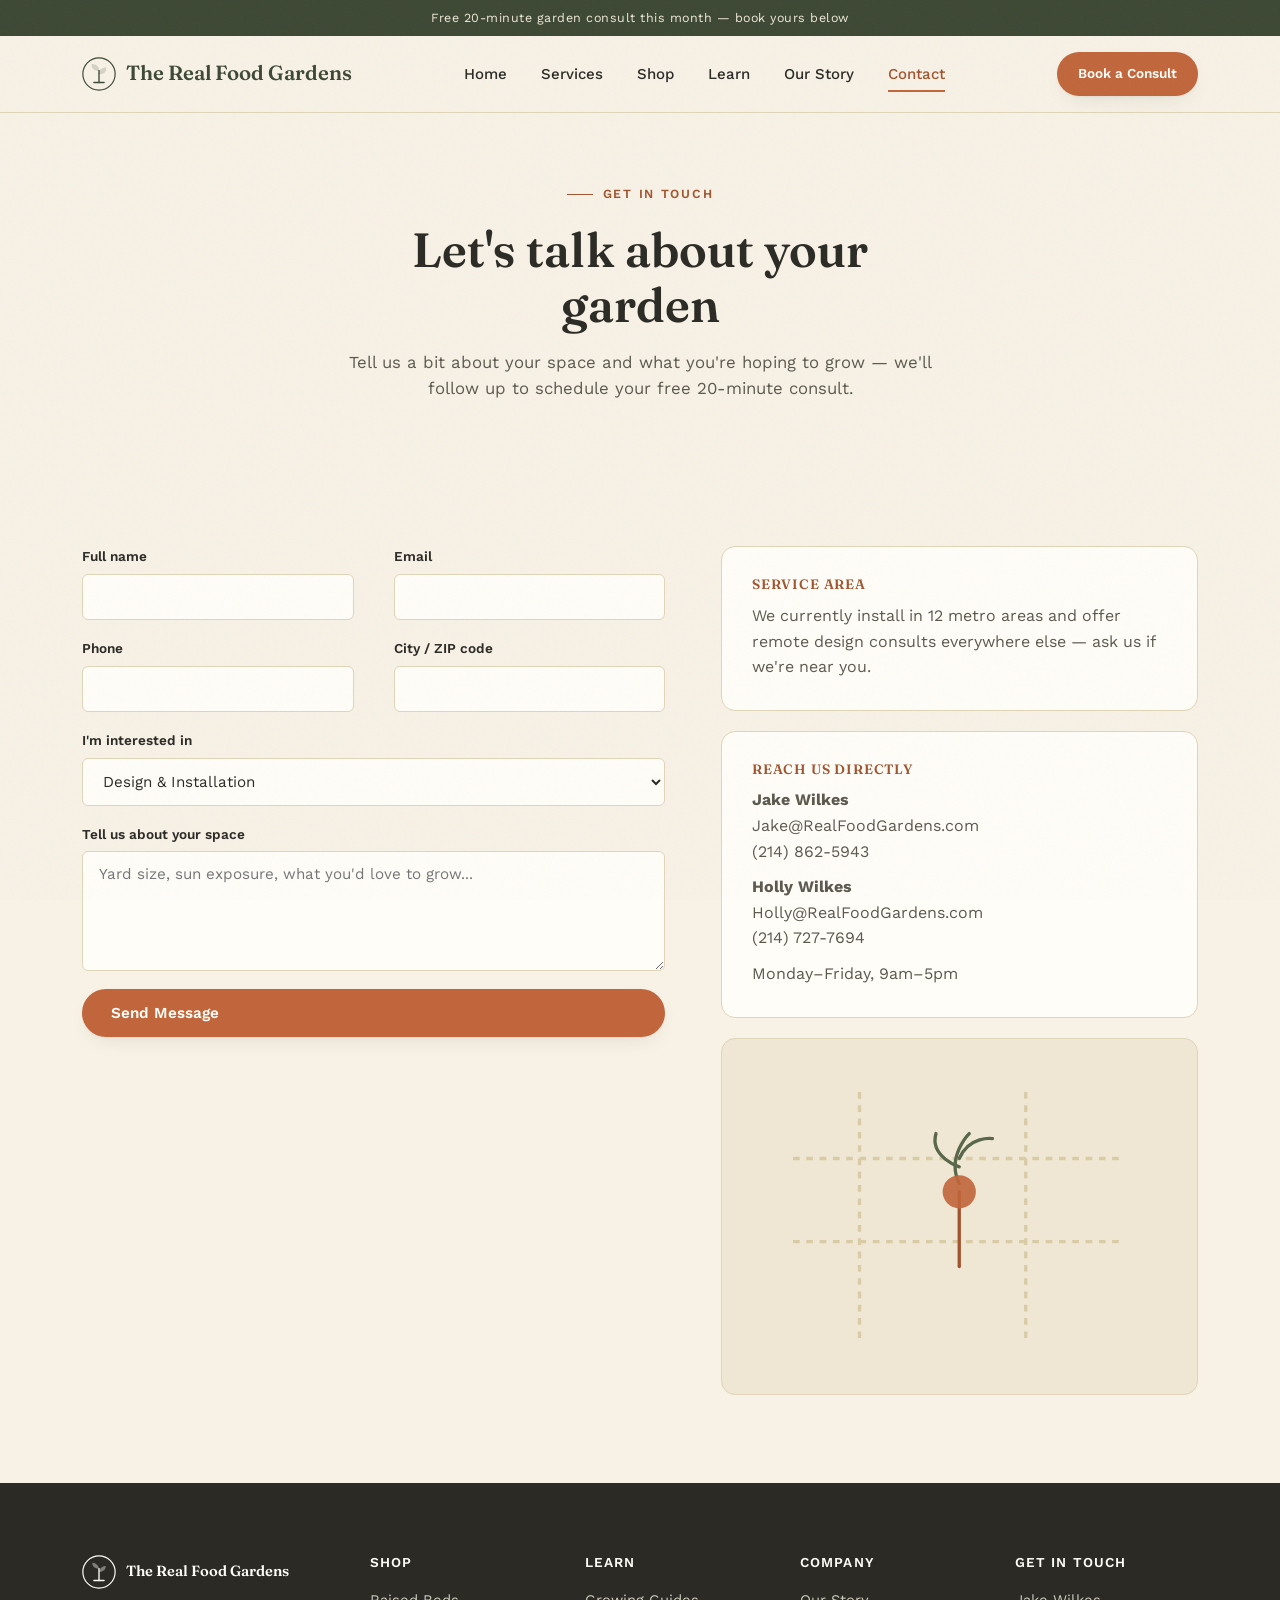
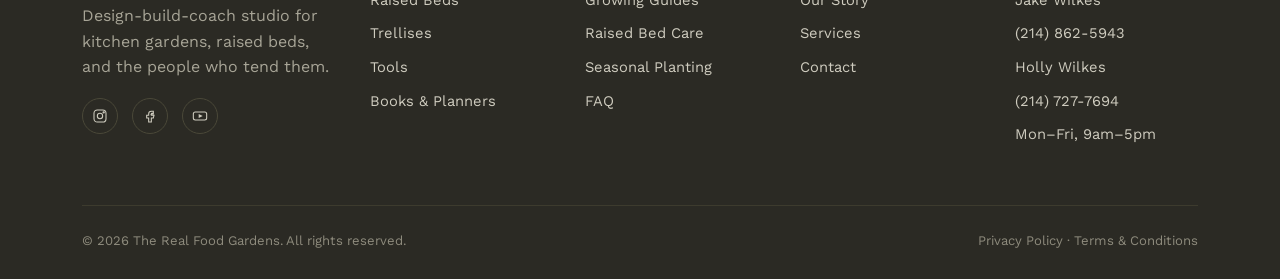
<file: contact.html>
<!doctype html>
<html lang="en">
<head>
<meta charset="UTF-8" />
<meta name="viewport" content="width=device-width, initial-scale=1.0" />
<title>Contact — The Real Food Gardens</title>
<meta name="description" content="Book a free consult or reach out with questions about your kitchen garden project." />
<link rel="icon" href="data:image/svg+xml,%3Csvg xmlns='http://www.w3.org/2000/svg' viewBox='0 0 40 40'%3E%3Ccircle cx='20' cy='20' r='19' fill='%23f7f1e6' stroke='%2359684a' stroke-width='2'/%3E%3Cpath d='M20 30V16' stroke='%2359684a' stroke-width='2'/%3E%3Cpath d='M20 16c0 0-8 0-8-7 7 0 8 7 8 7z' fill='%2359684a'/%3E%3Cpath d='M20 20c0 0 8 0 8-7-7 0-8 7-8 7z' fill='%23c1663c'/%3E%3C/svg%3E" />
<link rel="preconnect" href="https://fonts.googleapis.com">
<link rel="preconnect" href="https://fonts.gstatic.com" crossorigin>
<link href="https://fonts.googleapis.com/css2?family=Fraunces:ital,opsz,wght@0,9..144,500;0,9..144,600;1,9..144,500&family=Work+Sans:wght@400;500;600;700&display=swap" rel="stylesheet">
<link rel="stylesheet" href="css/styles.css" />
</head>
<body>

<div class="topbar">Free 20-minute garden consult this month — book yours below</div>

<header class="site-header">
  <div class="nav-row">
    <a href="index.html" class="logo">
      <svg viewBox="0 0 40 40" fill="none">
        <circle cx="20" cy="20" r="19" stroke="currentColor" stroke-width="1.4"/>
        <path d="M20 30V16" stroke="currentColor" stroke-width="1.6" stroke-linecap="round"/>
        <path d="M20 16c0 0-8 0-8-7 7 0 8 7 8 7z" fill="currentColor" opacity="0.18" stroke="currentColor" stroke-width="1.3"/>
        <path d="M20 20c0 0 8 0 8-7-7 0-8 7-8 7z" fill="currentColor" opacity="0.18" stroke="currentColor" stroke-width="1.3"/>
        <path d="M14 30h12" stroke="currentColor" stroke-width="1.6" stroke-linecap="round"/>
      </svg>
      The Real Food Gardens
    </a>
    <nav class="nav-links">
      <a href="index.html">Home</a>
      <a href="services.html">Services</a>
      <a href="shop.html">Shop</a>
      <a href="learn.html">Learn</a>
      <a href="about.html">Our Story</a>
      <a href="contact.html" aria-current="page">Contact</a>
    </nav>
    <div class="nav-actions">
      <a href="contact.html" class="btn btn-primary btn-sm btn-sm-desktop">Book a Consult</a>
      <button class="nav-toggle" aria-label="Toggle navigation" aria-expanded="false">
        <span></span><span></span><span></span>
      </button>
    </div>
  </div>
</header>

<main>
  <section class="page-hero">
    <div class="container">
      <div class="eyebrow" style="justify-content:center">Get In Touch</div>
      <h1>Let's talk about your garden</h1>
      <p>Tell us a bit about your space and what you're hoping to grow — we'll follow up to schedule your free 20-minute consult.</p>
    </div>
  </section>

  <section>
    <div class="container contact-wrap">
      <div>
        <div class="form-success">Thanks! Your message has been noted — a real garden coach will follow up within one business day.</div>
        <form class="contact-form" novalidate>
          <div class="grid-2">
            <div class="field">
              <label for="name">Full name</label>
              <input id="name" type="text" required />
            </div>
            <div class="field">
              <label for="email">Email</label>
              <input id="email" type="email" required />
            </div>
          </div>
          <div class="grid-2">
            <div class="field">
              <label for="phone">Phone</label>
              <input id="phone" type="tel" />
            </div>
            <div class="field">
              <label for="zip">City / ZIP code</label>
              <input id="zip" type="text" />
            </div>
          </div>
          <div class="field">
            <label for="interest">I'm interested in</label>
            <select id="interest">
              <option>Design &amp; Installation</option>
              <option>Coaching &amp; Maintenance</option>
              <option>A school or business garden</option>
              <option>Just browsing the shop</option>
            </select>
          </div>
          <div class="field">
            <label for="message">Tell us about your space</label>
            <textarea id="message" placeholder="Yard size, sun exposure, what you'd love to grow..."></textarea>
          </div>
          <button type="submit" class="btn btn-primary">Send Message</button>
        </form>
      </div>

      <div>
        <div class="info-card">
          <h4>Service Area</h4>
          <p style="margin:0">We currently install in 12 metro areas and offer remote design consults everywhere else — ask us if we're near you.</p>
        </div>
        <div class="info-card">
          <h4>Reach Us Directly</h4>
          <p style="margin:0 0 10px"><strong>Jake Wilkes</strong><br/><a href="mailto:Jake@RealFoodGardens.com">Jake@RealFoodGardens.com</a><br/><a href="tel:+12148625943">(214) 862-5943</a></p>
          <p style="margin:0 0 10px"><strong>Holly Wilkes</strong><br/><a href="mailto:Holly@RealFoodGardens.com">Holly@RealFoodGardens.com</a><br/><a href="tel:+12147277694">(214) 727-7694</a></p>
          <p style="margin:0">Monday–Friday, 9am–5pm</p>
        </div>
        <div class="map-art">
          <svg viewBox="0 0 200 150" fill="none">
            <rect width="200" height="150" fill="#efe6d3"/>
            <path d="M0 40h200M0 90h200M40 0v150M140 0v150" stroke="#d8cba6" stroke-width="2" stroke-dasharray="4 4"/>
            <path d="M100 55c-8-16 6-30 6-30" stroke="#59684a" stroke-width="2" fill="none" stroke-linecap="round"/>
            <path d="M100 45c 0 0 -18 -6 -14 -20" stroke="#59684a" stroke-width="2" fill="none" stroke-linecap="round"/>
            <path d="M100 40c 6 -14 20 -12 20 -12" stroke="#59684a" stroke-width="2" fill="none" stroke-linecap="round"/>
            <path d="M100 60l0 45" stroke="#a1542f" stroke-width="2" stroke-linecap="round"/>
            <circle cx="100" cy="60" r="10" fill="#c1663c" opacity="0.9"/>
          </svg>
        </div>
      </div>
    </div>
  </section>
</main>

<footer class="site-footer">
  <div class="container">
    <div class="footer-grid">
      <div class="footer-brand">
        <a href="index.html" class="logo">
          <svg viewBox="0 0 40 40" fill="none">
            <circle cx="20" cy="20" r="19" stroke="currentColor" stroke-width="1.4"/>
            <path d="M20 30V16" stroke="currentColor" stroke-width="1.6" stroke-linecap="round"/>
            <path d="M20 16c0 0-8 0-8-7 7 0 8 7 8 7z" fill="currentColor" opacity="0.4"/>
            <path d="M20 20c0 0 8 0 8-7-7 0-8 7-8 7z" fill="currentColor" opacity="0.4"/>
            <path d="M14 30h12" stroke="currentColor" stroke-width="1.6" stroke-linecap="round"/>
          </svg>
          The Real Food Gardens
        </a>
        <p>Design-build-coach studio for kitchen gardens, raised beds, and the people who tend them.</p>
        <div class="social-row">
          <a href="#" aria-label="Instagram"><svg width="16" height="16" viewBox="0 0 24 24" fill="none" stroke="currentColor" stroke-width="1.6"><rect x="3" y="3" width="18" height="18" rx="5"/><circle cx="12" cy="12" r="4"/><circle cx="17.5" cy="6.5" r="1"/></svg></a>
          <a href="#" aria-label="Facebook"><svg width="16" height="16" viewBox="0 0 24 24" fill="none" stroke="currentColor" stroke-width="1.6"><path d="M14 9h3V5h-3a4 4 0 00-4 4v2H7v4h3v6h4v-6h3l1-4h-4V9a1 1 0 011-1z"/></svg></a>
          <a href="#" aria-label="YouTube"><svg width="16" height="16" viewBox="0 0 24 24" fill="none" stroke="currentColor" stroke-width="1.6"><rect x="2" y="6" width="20" height="12" rx="3"/><polygon points="10,9 16,12 10,15" fill="currentColor" stroke="none"/></svg></a>
        </div>
      </div>
      <div>
        <h4>Shop</h4>
        <ul>
          <li><a href="shop.html">Raised Beds</a></li>
          <li><a href="shop.html">Trellises</a></li>
          <li><a href="shop.html">Tools</a></li>
          <li><a href="shop.html">Books &amp; Planners</a></li>
        </ul>
      </div>
      <div>
        <h4>Learn</h4>
        <ul>
          <li><a href="learn.html">Growing Guides</a></li>
          <li><a href="learn.html">Raised Bed Care</a></li>
          <li><a href="learn.html">Seasonal Planting</a></li>
          <li><a href="services.html">FAQ</a></li>
        </ul>
      </div>
      <div>
        <h4>Company</h4>
        <ul>
          <li><a href="about.html">Our Story</a></li>
          <li><a href="services.html">Services</a></li>
          <li><a href="contact.html">Contact</a></li>
        </ul>
      </div>
      <div>
        <h4>Get in Touch</h4>
        <ul>
          <li><a href="mailto:Jake@RealFoodGardens.com">Jake Wilkes</a></li>
          <li><a href="tel:+12148625943">(214) 862-5943</a></li>
          <li><a href="mailto:Holly@RealFoodGardens.com">Holly Wilkes</a></li>
          <li><a href="tel:+12147277694">(214) 727-7694</a></li>
          <li>Mon–Fri, 9am–5pm</li>
        </ul>
      </div>
    </div>
    <div class="footer-bottom">
      <span>&copy; 2026 The Real Food Gardens. All rights reserved.</span>
      <span>Privacy Policy &middot; Terms &amp; Conditions</span>
    </div>
  </div>
</footer>

<script src="js/main.js"></script>
</body>
</html>
</file>
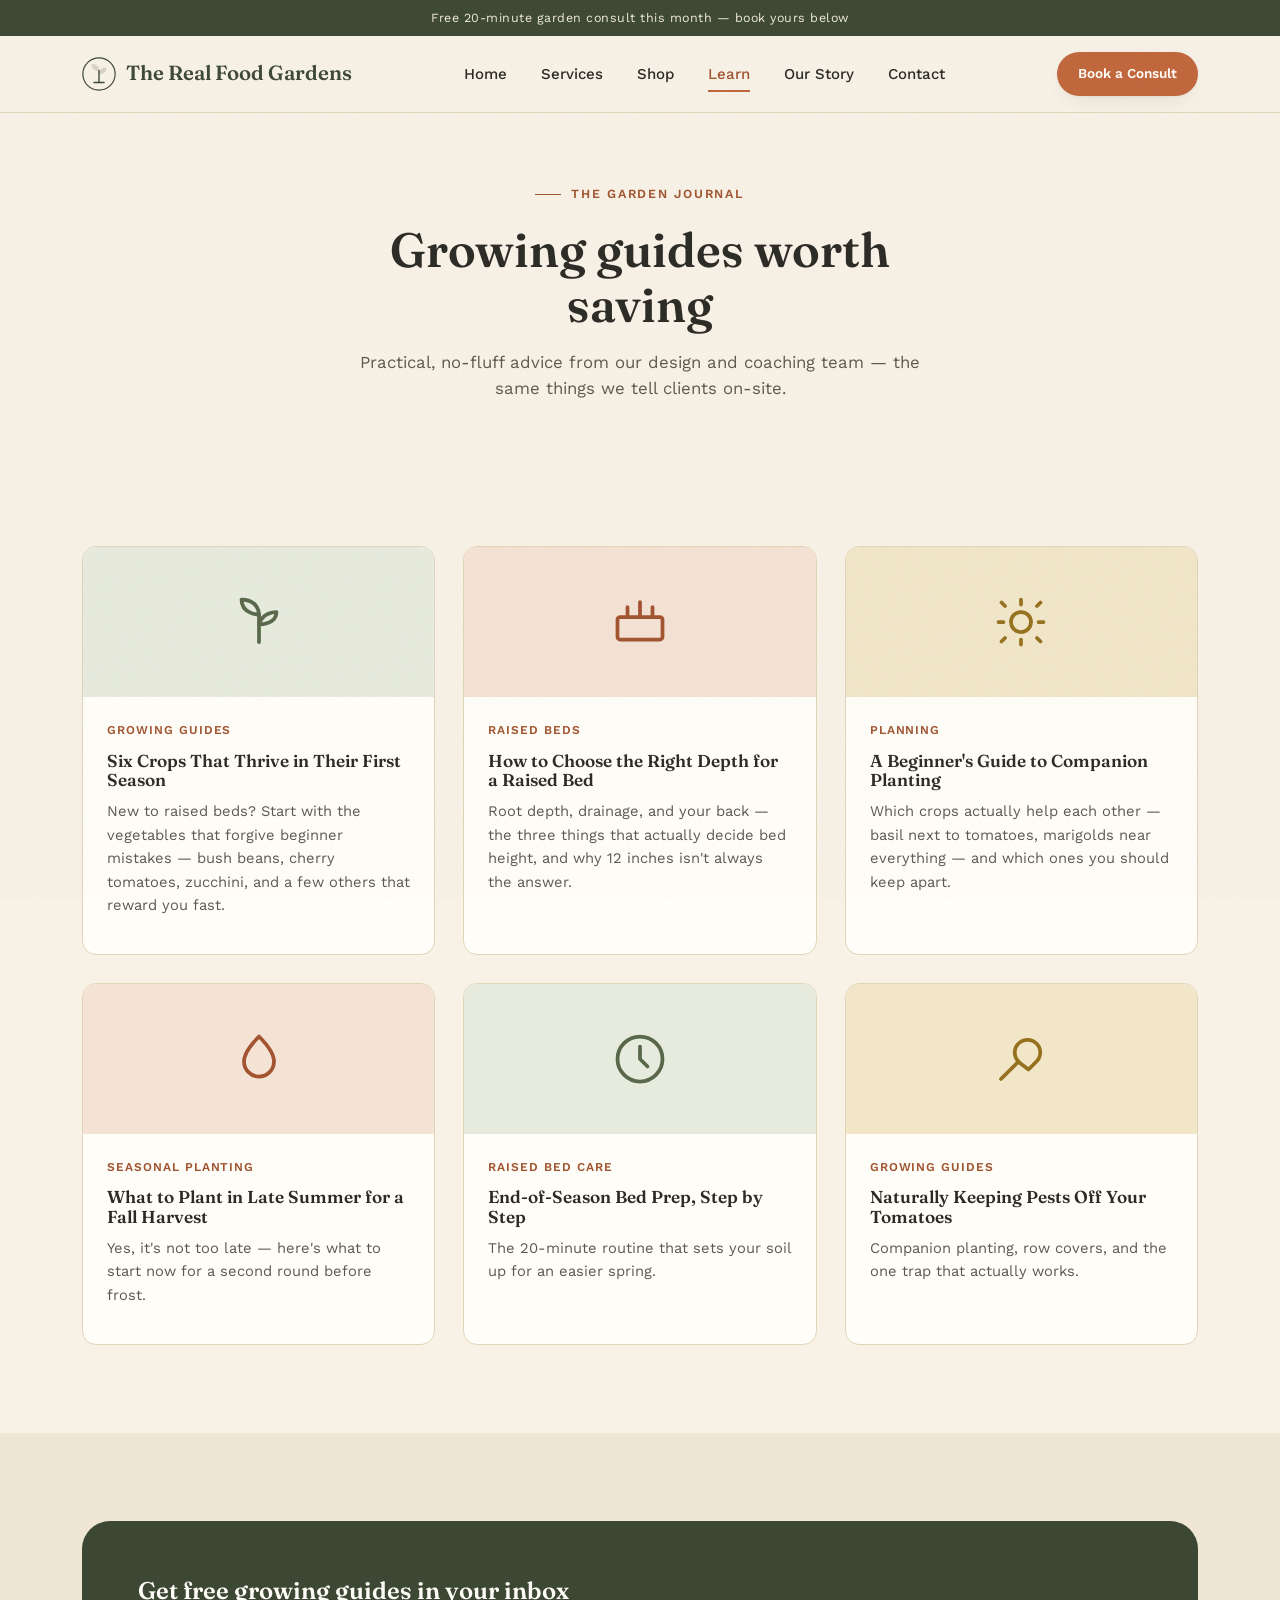
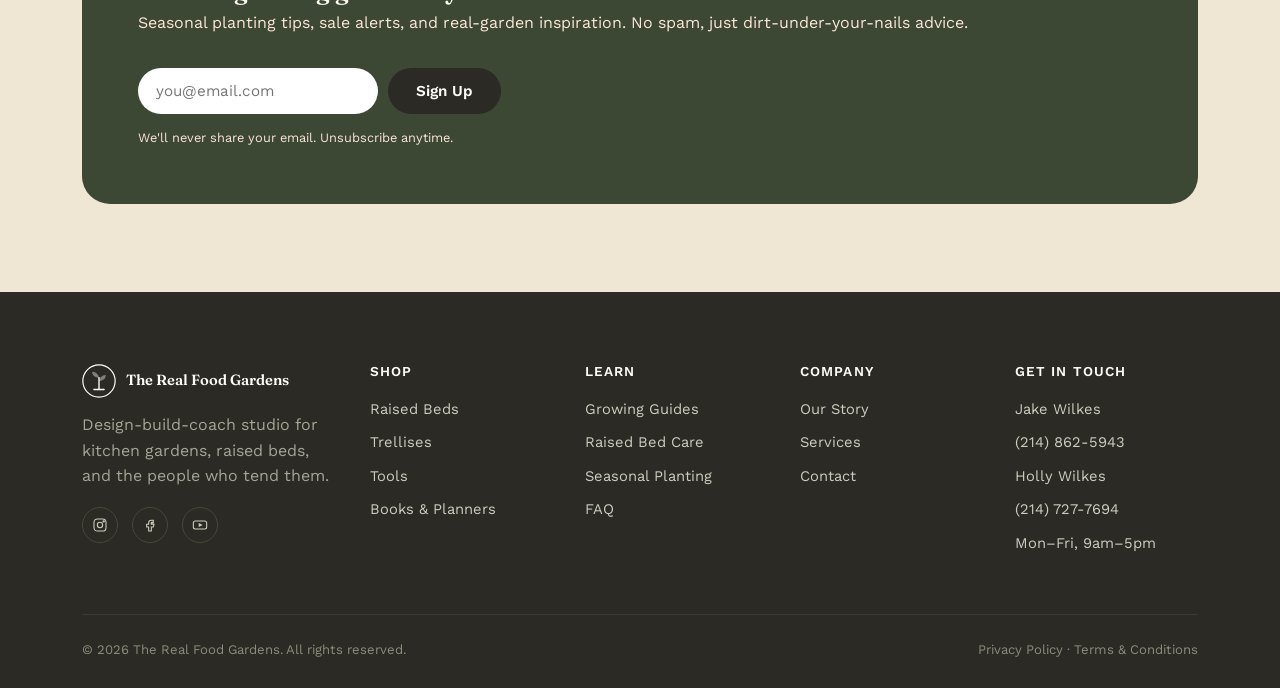
<file: learn.html>
<!doctype html>
<html lang="en">
<head>
<meta charset="UTF-8" />
<meta name="viewport" content="width=device-width, initial-scale=1.0" />
<title>Learn — The Real Food Gardens</title>
<meta name="description" content="Growing guides, raised bed care, and seasonal planting advice from our garden coaches." />
<link rel="icon" href="data:image/svg+xml,%3Csvg xmlns='http://www.w3.org/2000/svg' viewBox='0 0 40 40'%3E%3Ccircle cx='20' cy='20' r='19' fill='%23f7f1e6' stroke='%2359684a' stroke-width='2'/%3E%3Cpath d='M20 30V16' stroke='%2359684a' stroke-width='2'/%3E%3Cpath d='M20 16c0 0-8 0-8-7 7 0 8 7 8 7z' fill='%2359684a'/%3E%3Cpath d='M20 20c0 0 8 0 8-7-7 0-8 7-8 7z' fill='%23c1663c'/%3E%3C/svg%3E" />
<link rel="preconnect" href="https://fonts.googleapis.com">
<link rel="preconnect" href="https://fonts.gstatic.com" crossorigin>
<link href="https://fonts.googleapis.com/css2?family=Fraunces:ital,opsz,wght@0,9..144,500;0,9..144,600;1,9..144,500&family=Work+Sans:wght@400;500;600;700&display=swap" rel="stylesheet">
<link rel="stylesheet" href="css/styles.css" />
</head>
<body>

<div class="topbar">Free 20-minute garden consult this month — book yours below</div>

<header class="site-header">
  <div class="nav-row">
    <a href="index.html" class="logo">
      <svg viewBox="0 0 40 40" fill="none">
        <circle cx="20" cy="20" r="19" stroke="currentColor" stroke-width="1.4"/>
        <path d="M20 30V16" stroke="currentColor" stroke-width="1.6" stroke-linecap="round"/>
        <path d="M20 16c0 0-8 0-8-7 7 0 8 7 8 7z" fill="currentColor" opacity="0.18" stroke="currentColor" stroke-width="1.3"/>
        <path d="M20 20c0 0 8 0 8-7-7 0-8 7-8 7z" fill="currentColor" opacity="0.18" stroke="currentColor" stroke-width="1.3"/>
        <path d="M14 30h12" stroke="currentColor" stroke-width="1.6" stroke-linecap="round"/>
      </svg>
      The Real Food Gardens
    </a>
    <nav class="nav-links">
      <a href="index.html">Home</a>
      <a href="services.html">Services</a>
      <a href="shop.html">Shop</a>
      <a href="learn.html" aria-current="page">Learn</a>
      <a href="about.html">Our Story</a>
      <a href="contact.html">Contact</a>
    </nav>
    <div class="nav-actions">
      <a href="contact.html" class="btn btn-primary btn-sm btn-sm-desktop">Book a Consult</a>
      <button class="nav-toggle" aria-label="Toggle navigation" aria-expanded="false">
        <span></span><span></span><span></span>
      </button>
    </div>
  </div>
</header>

<main>
  <section class="page-hero">
    <div class="container">
      <div class="eyebrow" style="justify-content:center">The Garden Journal</div>
      <h1>Growing guides worth saving</h1>
      <p>Practical, no-fluff advice from our design and coaching team — the same things we tell clients on-site.</p>
    </div>
  </section>

  <section>
    <div class="container">
      <div class="articles">
        <div class="article-card">
          <div class="article-thumb" style="background:#e7ebdd">
            <svg viewBox="0 0 24 24" fill="none" stroke="#59684a" stroke-width="1.5" stroke-linecap="round" stroke-linejoin="round"><path d="M12 20V9"/><path d="M12 9C12 9 5 9 5 3c7 0 7 6 7 6z"/><path d="M12 13c0 0 7 0 7-5-6 0-7 5-7 5z"/></svg>
          </div>
          <div class="article-body">
            <div class="article-tag">Growing Guides</div>
            <h3>Six Crops That Thrive in Their First Season</h3>
            <p>New to raised beds? Start with the vegetables that forgive beginner mistakes — bush beans, cherry tomatoes, zucchini, and a few others that reward you fast.</p>
          </div>
        </div>
        <div class="article-card">
          <div class="article-thumb" style="background:#f4e2d4">
            <svg viewBox="0 0 24 24" fill="none" stroke="#a1542f" stroke-width="1.5" stroke-linecap="round" stroke-linejoin="round"><rect x="3" y="10" width="18" height="9" rx="1"/><path d="M7 10V6M12 10V4M17 10V6"/></svg>
          </div>
          <div class="article-body">
            <div class="article-tag">Raised Beds</div>
            <h3>How to Choose the Right Depth for a Raised Bed</h3>
            <p>Root depth, drainage, and your back — the three things that actually decide bed height, and why 12 inches isn't always the answer.</p>
          </div>
        </div>
        <div class="article-card">
          <div class="article-thumb" style="background:#f1e6c8">
            <svg viewBox="0 0 24 24" fill="none" stroke="#96721f" stroke-width="1.5" stroke-linecap="round" stroke-linejoin="round"><circle cx="12" cy="12" r="4"/><path d="M12 3v2M12 19v2M4.2 4.2l1.4 1.4M18.4 18.4l1.4 1.4M3 12h2M19 12h2M4.2 19.8l1.4-1.4M18.4 5.6l1.4-1.4"/></svg>
          </div>
          <div class="article-body">
            <div class="article-tag">Planning</div>
            <h3>A Beginner's Guide to Companion Planting</h3>
            <p>Which crops actually help each other — basil next to tomatoes, marigolds near everything — and which ones you should keep apart.</p>
          </div>
        </div>
        <div class="article-card">
          <div class="article-thumb" style="background:#f4e2d4">
            <svg viewBox="0 0 24 24" fill="none" stroke="#a1542f" stroke-width="1.5" stroke-linecap="round" stroke-linejoin="round"><path d="M12 3c4 4 6 7 6 10a6 6 0 01-12 0c0-3 2-6 6-10z"/></svg>
          </div>
          <div class="article-body">
            <div class="article-tag">Seasonal Planting</div>
            <h3>What to Plant in Late Summer for a Fall Harvest</h3>
            <p>Yes, it's not too late — here's what to start now for a second round before frost.</p>
          </div>
        </div>
        <div class="article-card">
          <div class="article-thumb" style="background:#e7ebdd">
            <svg viewBox="0 0 24 24" fill="none" stroke="#59684a" stroke-width="1.5" stroke-linecap="round" stroke-linejoin="round"><circle cx="12" cy="12" r="9"/><path d="M12 7v5l3 3"/></svg>
          </div>
          <div class="article-body">
            <div class="article-tag">Raised Bed Care</div>
            <h3>End-of-Season Bed Prep, Step by Step</h3>
            <p>The 20-minute routine that sets your soil up for an easier spring.</p>
          </div>
        </div>
        <div class="article-card">
          <div class="article-thumb" style="background:#f1e6c8">
            <svg viewBox="0 0 24 24" fill="none" stroke="#96721f" stroke-width="1.5" stroke-linecap="round" stroke-linejoin="round"><path d="M4 20l7-7"/><path d="M11 13c-2-2-2-5.2 0-7.2s5.2-2 7.2 0 2 5.2 0 7.2l-3.2 3.2-4-3z"/></svg>
          </div>
          <div class="article-body">
            <div class="article-tag">Growing Guides</div>
            <h3>Naturally Keeping Pests Off Your Tomatoes</h3>
            <p>Companion planting, row covers, and the one trap that actually works.</p>
          </div>
        </div>
      </div>
    </div>
  </section>

  <section class="section-alt">
    <div class="container">
      <div class="newsletter" style="background:var(--sage-dark)">
        <div>
          <h2>Get free growing guides in your inbox</h2>
          <p>Seasonal planting tips, sale alerts, and real-garden inspiration. No spam, just dirt-under-your-nails advice.</p>
        </div>
        <form class="newsletter-form">
          <input type="email" placeholder="you@email.com" required aria-label="Email address" />
          <button type="submit" class="btn">Sign Up</button>
          <span class="form-note">We'll never share your email. Unsubscribe anytime.</span>
        </form>
      </div>
    </div>
  </section>
</main>

<footer class="site-footer">
  <div class="container">
    <div class="footer-grid">
      <div class="footer-brand">
        <a href="index.html" class="logo">
          <svg viewBox="0 0 40 40" fill="none">
            <circle cx="20" cy="20" r="19" stroke="currentColor" stroke-width="1.4"/>
            <path d="M20 30V16" stroke="currentColor" stroke-width="1.6" stroke-linecap="round"/>
            <path d="M20 16c0 0-8 0-8-7 7 0 8 7 8 7z" fill="currentColor" opacity="0.4"/>
            <path d="M20 20c0 0 8 0 8-7-7 0-8 7-8 7z" fill="currentColor" opacity="0.4"/>
            <path d="M14 30h12" stroke="currentColor" stroke-width="1.6" stroke-linecap="round"/>
          </svg>
          The Real Food Gardens
        </a>
        <p>Design-build-coach studio for kitchen gardens, raised beds, and the people who tend them.</p>
        <div class="social-row">
          <a href="#" aria-label="Instagram"><svg width="16" height="16" viewBox="0 0 24 24" fill="none" stroke="currentColor" stroke-width="1.6"><rect x="3" y="3" width="18" height="18" rx="5"/><circle cx="12" cy="12" r="4"/><circle cx="17.5" cy="6.5" r="1"/></svg></a>
          <a href="#" aria-label="Facebook"><svg width="16" height="16" viewBox="0 0 24 24" fill="none" stroke="currentColor" stroke-width="1.6"><path d="M14 9h3V5h-3a4 4 0 00-4 4v2H7v4h3v6h4v-6h3l1-4h-4V9a1 1 0 011-1z"/></svg></a>
          <a href="#" aria-label="YouTube"><svg width="16" height="16" viewBox="0 0 24 24" fill="none" stroke="currentColor" stroke-width="1.6"><rect x="2" y="6" width="20" height="12" rx="3"/><polygon points="10,9 16,12 10,15" fill="currentColor" stroke="none"/></svg></a>
        </div>
      </div>
      <div>
        <h4>Shop</h4>
        <ul>
          <li><a href="shop.html">Raised Beds</a></li>
          <li><a href="shop.html">Trellises</a></li>
          <li><a href="shop.html">Tools</a></li>
          <li><a href="shop.html">Books &amp; Planners</a></li>
        </ul>
      </div>
      <div>
        <h4>Learn</h4>
        <ul>
          <li><a href="learn.html">Growing Guides</a></li>
          <li><a href="learn.html">Raised Bed Care</a></li>
          <li><a href="learn.html">Seasonal Planting</a></li>
          <li><a href="services.html">FAQ</a></li>
        </ul>
      </div>
      <div>
        <h4>Company</h4>
        <ul>
          <li><a href="about.html">Our Story</a></li>
          <li><a href="services.html">Services</a></li>
          <li><a href="contact.html">Contact</a></li>
        </ul>
      </div>
      <div>
        <h4>Get in Touch</h4>
        <ul>
          <li><a href="mailto:Jake@RealFoodGardens.com">Jake Wilkes</a></li>
          <li><a href="tel:+12148625943">(214) 862-5943</a></li>
          <li><a href="mailto:Holly@RealFoodGardens.com">Holly Wilkes</a></li>
          <li><a href="tel:+12147277694">(214) 727-7694</a></li>
          <li>Mon–Fri, 9am–5pm</li>
        </ul>
      </div>
    </div>
    <div class="footer-bottom">
      <span>&copy; 2026 The Real Food Gardens. All rights reserved.</span>
      <span>Privacy Policy &middot; Terms &amp; Conditions</span>
    </div>
  </div>
</footer>

<script src="js/main.js"></script>
</body>
</html>
</file>
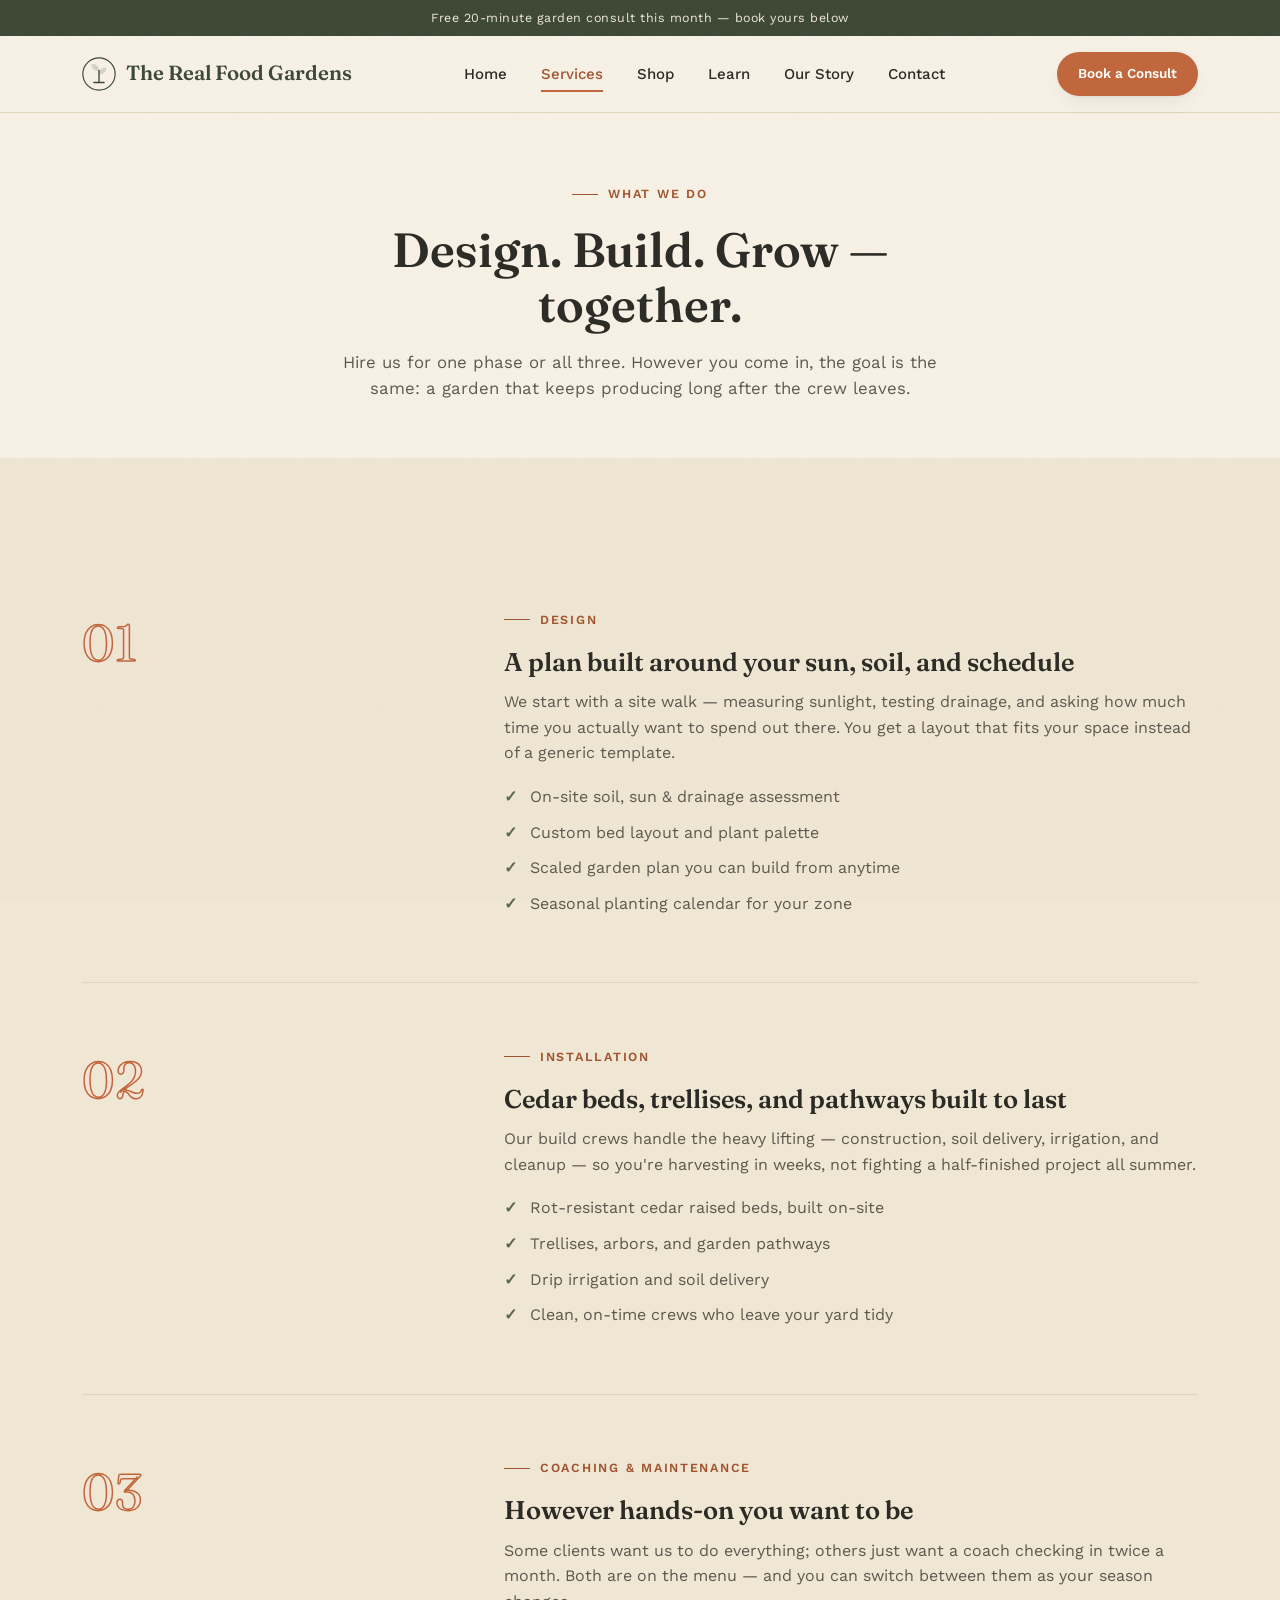
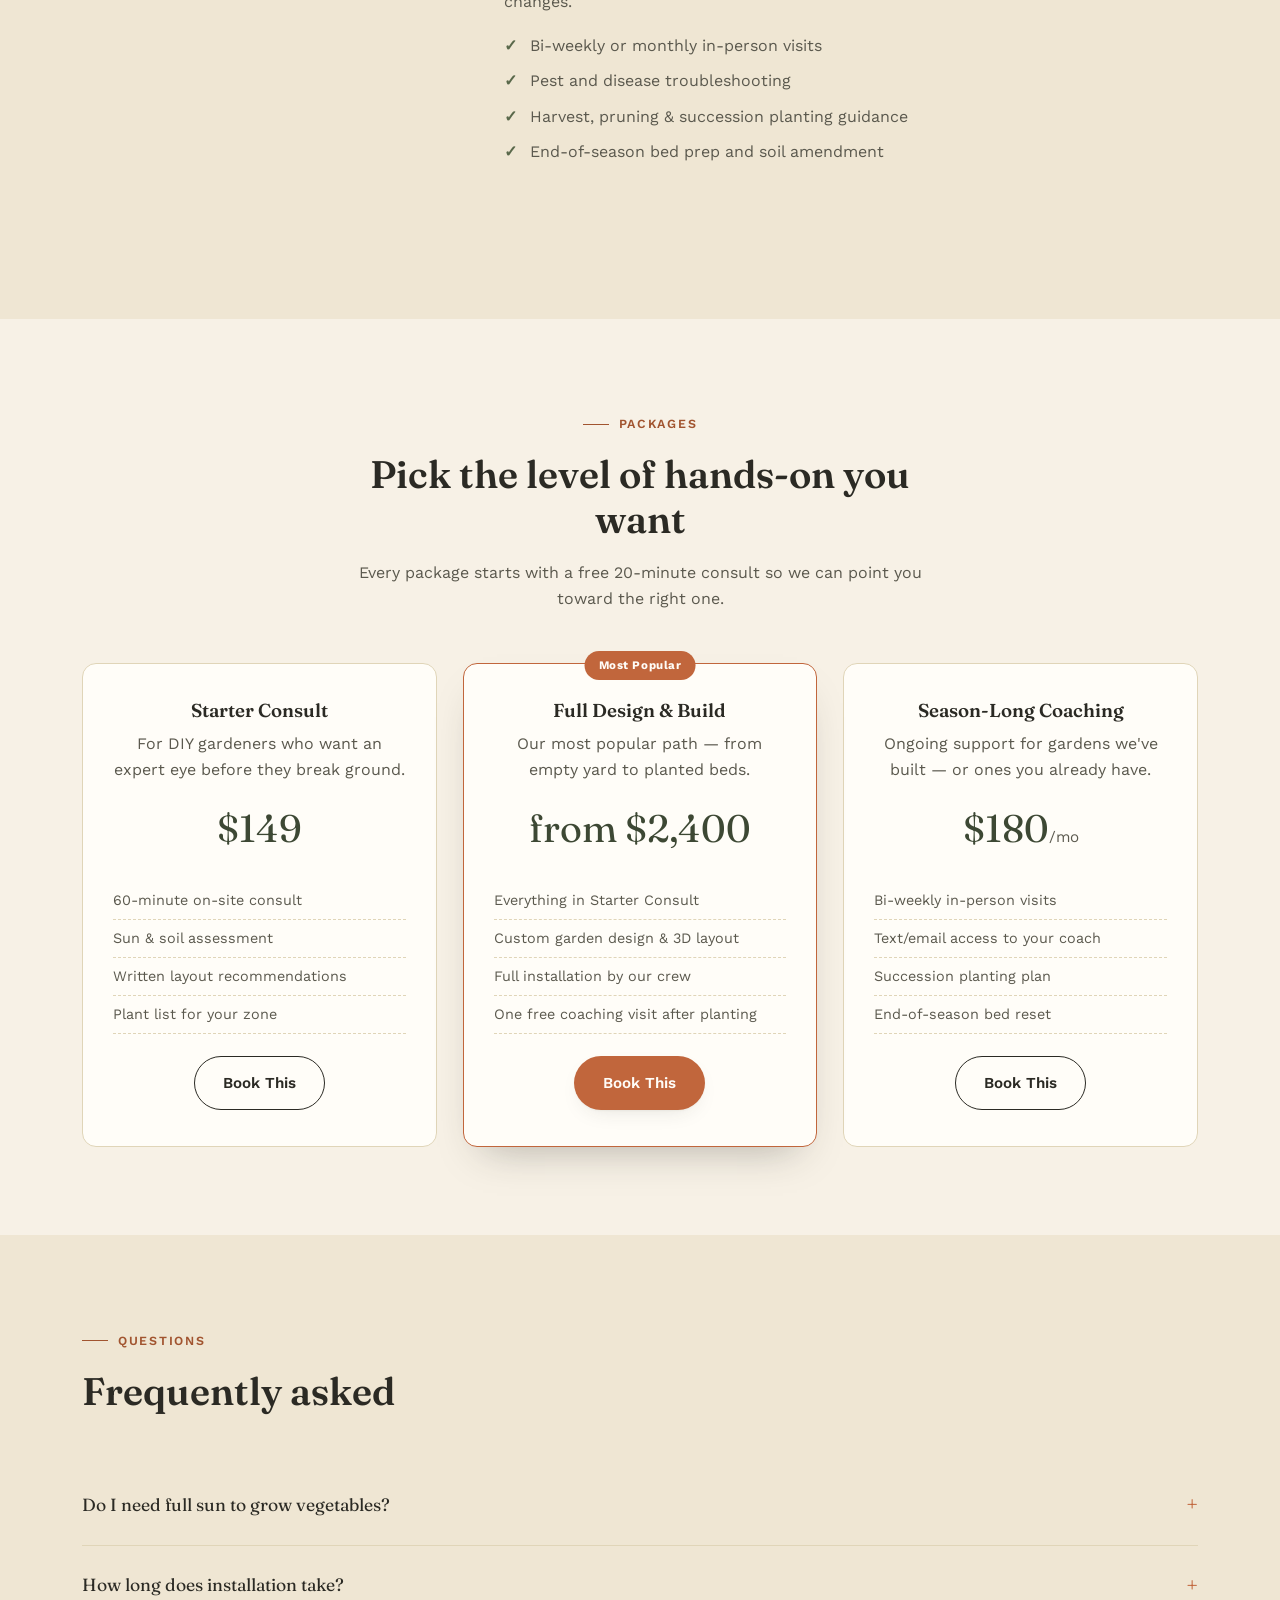
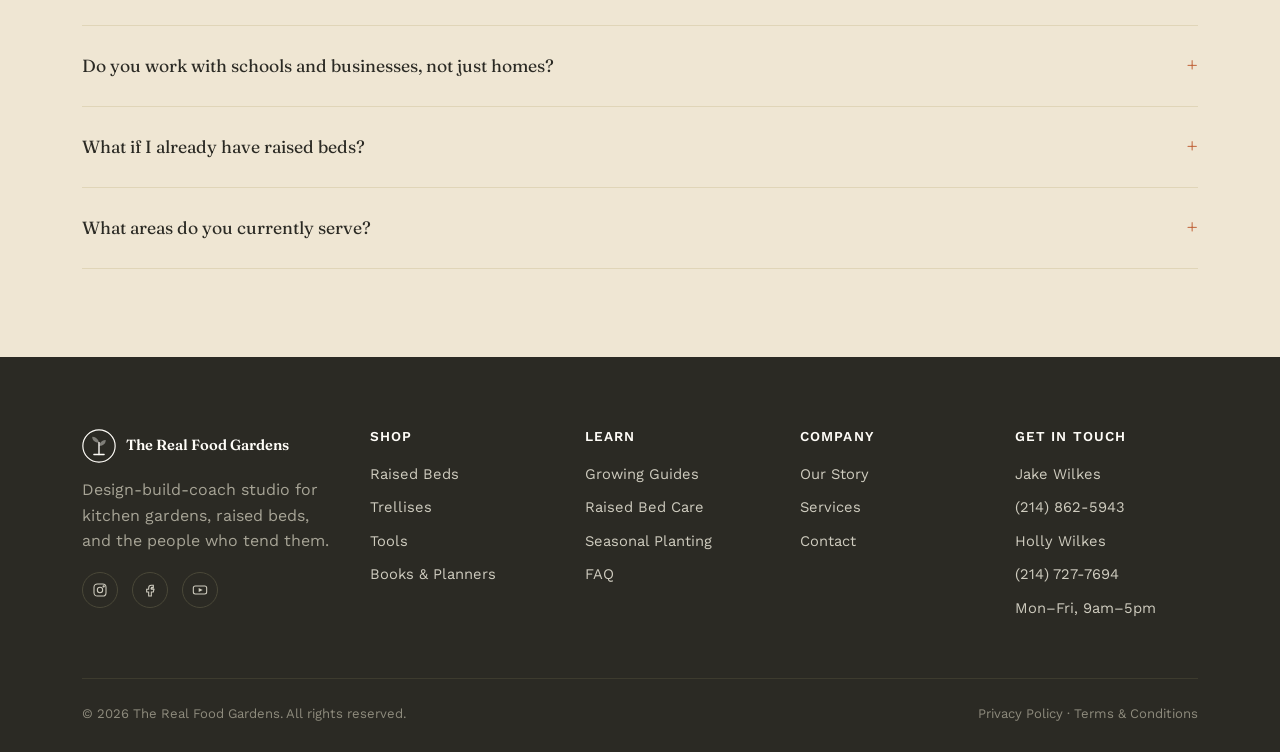
<file: services.html>
<!doctype html>
<html lang="en">
<head>
<meta charset="UTF-8" />
<meta name="viewport" content="width=device-width, initial-scale=1.0" />
<title>Services — The Real Food Gardens</title>
<meta name="description" content="Design, installation, and coaching &amp; maintenance for kitchen gardens — see our process, packages, and FAQ." />
<link rel="icon" href="data:image/svg+xml,%3Csvg xmlns='http://www.w3.org/2000/svg' viewBox='0 0 40 40'%3E%3Ccircle cx='20' cy='20' r='19' fill='%23f7f1e6' stroke='%2359684a' stroke-width='2'/%3E%3Cpath d='M20 30V16' stroke='%2359684a' stroke-width='2'/%3E%3Cpath d='M20 16c0 0-8 0-8-7 7 0 8 7 8 7z' fill='%2359684a'/%3E%3Cpath d='M20 20c0 0 8 0 8-7-7 0-8 7-8 7z' fill='%23c1663c'/%3E%3C/svg%3E" />
<link rel="preconnect" href="https://fonts.googleapis.com">
<link rel="preconnect" href="https://fonts.gstatic.com" crossorigin>
<link href="https://fonts.googleapis.com/css2?family=Fraunces:ital,opsz,wght@0,9..144,500;0,9..144,600;1,9..144,500&family=Work+Sans:wght@400;500;600;700&display=swap" rel="stylesheet">
<link rel="stylesheet" href="css/styles.css" />
</head>
<body>

<div class="topbar">Free 20-minute garden consult this month — book yours below</div>

<header class="site-header">
  <div class="nav-row">
    <a href="index.html" class="logo">
      <svg viewBox="0 0 40 40" fill="none">
        <circle cx="20" cy="20" r="19" stroke="currentColor" stroke-width="1.4"/>
        <path d="M20 30V16" stroke="currentColor" stroke-width="1.6" stroke-linecap="round"/>
        <path d="M20 16c0 0-8 0-8-7 7 0 8 7 8 7z" fill="currentColor" opacity="0.18" stroke="currentColor" stroke-width="1.3"/>
        <path d="M20 20c0 0 8 0 8-7-7 0-8 7-8 7z" fill="currentColor" opacity="0.18" stroke="currentColor" stroke-width="1.3"/>
        <path d="M14 30h12" stroke="currentColor" stroke-width="1.6" stroke-linecap="round"/>
      </svg>
      The Real Food Gardens
    </a>
    <nav class="nav-links">
      <a href="index.html">Home</a>
      <a href="services.html" aria-current="page">Services</a>
      <a href="shop.html">Shop</a>
      <a href="learn.html">Learn</a>
      <a href="about.html">Our Story</a>
      <a href="contact.html">Contact</a>
    </nav>
    <div class="nav-actions">
      <a href="contact.html" class="btn btn-primary btn-sm btn-sm-desktop">Book a Consult</a>
      <button class="nav-toggle" aria-label="Toggle navigation" aria-expanded="false">
        <span></span><span></span><span></span>
      </button>
    </div>
  </div>
</header>

<main>
  <section class="page-hero">
    <div class="container">
      <div class="eyebrow" style="justify-content:center">What We Do</div>
      <h1>Design. Build. Grow — together.</h1>
      <p>Hire us for one phase or all three. However you come in, the goal is the same: a garden that keeps producing long after the crew leaves.</p>
    </div>
  </section>

  <section class="section-alt">
    <div class="container">
      <div class="service-detail">
        <div class="num">01</div>
        <div>
          <div class="eyebrow">Design</div>
          <h3>A plan built around your sun, soil, and schedule</h3>
          <p>We start with a site walk — measuring sunlight, testing drainage, and asking how much time you actually want to spend out there. You get a layout that fits your space instead of a generic template.</p>
          <ul class="service-list">
            <li>On-site soil, sun &amp; drainage assessment</li>
            <li>Custom bed layout and plant palette</li>
            <li>Scaled garden plan you can build from anytime</li>
            <li>Seasonal planting calendar for your zone</li>
          </ul>
        </div>
      </div>
      <div class="service-detail">
        <div class="num">02</div>
        <div>
          <div class="eyebrow">Installation</div>
          <h3>Cedar beds, trellises, and pathways built to last</h3>
          <p>Our build crews handle the heavy lifting — construction, soil delivery, irrigation, and cleanup — so you're harvesting in weeks, not fighting a half-finished project all summer.</p>
          <ul class="service-list">
            <li>Rot-resistant cedar raised beds, built on-site</li>
            <li>Trellises, arbors, and garden pathways</li>
            <li>Drip irrigation and soil delivery</li>
            <li>Clean, on-time crews who leave your yard tidy</li>
          </ul>
        </div>
      </div>
      <div class="service-detail">
        <div class="num">03</div>
        <div>
          <div class="eyebrow">Coaching &amp; Maintenance</div>
          <h3>However hands-on you want to be</h3>
          <p>Some clients want us to do everything; others just want a coach checking in twice a month. Both are on the menu — and you can switch between them as your season changes.</p>
          <ul class="service-list">
            <li>Bi-weekly or monthly in-person visits</li>
            <li>Pest and disease troubleshooting</li>
            <li>Harvest, pruning &amp; succession planting guidance</li>
            <li>End-of-season bed prep and soil amendment</li>
          </ul>
        </div>
      </div>
    </div>
  </section>

  <section>
    <div class="container">
      <div class="section-head center">
        <div class="eyebrow" style="justify-content:center">Packages</div>
        <h2>Pick the level of hands-on you want</h2>
        <p>Every package starts with a free 20-minute consult so we can point you toward the right one.</p>
      </div>
      <div class="pricing-grid">
        <div class="price-card">
          <h3>Starter Consult</h3>
          <p>For DIY gardeners who want an expert eye before they break ground.</p>
          <div class="price-tag">$149</div>
          <ul>
            <li>60-minute on-site consult</li>
            <li>Sun &amp; soil assessment</li>
            <li>Written layout recommendations</li>
            <li>Plant list for your zone</li>
          </ul>
          <a href="contact.html" class="btn btn-outline">Book This</a>
        </div>
        <div class="price-card featured">
          <h3>Full Design &amp; Build</h3>
          <p>Our most popular path — from empty yard to planted beds.</p>
          <div class="price-tag">from $2,400</div>
          <ul>
            <li>Everything in Starter Consult</li>
            <li>Custom garden design &amp; 3D layout</li>
            <li>Full installation by our crew</li>
            <li>One free coaching visit after planting</li>
          </ul>
          <a href="contact.html" class="btn btn-primary">Book This</a>
        </div>
        <div class="price-card">
          <h3>Season-Long Coaching</h3>
          <p>Ongoing support for gardens we've built — or ones you already have.</p>
          <div class="price-tag">$180<span>/mo</span></div>
          <ul>
            <li>Bi-weekly in-person visits</li>
            <li>Text/email access to your coach</li>
            <li>Succession planting plan</li>
            <li>End-of-season bed reset</li>
          </ul>
          <a href="contact.html" class="btn btn-outline">Book This</a>
        </div>
      </div>
    </div>
  </section>

  <section class="section-alt">
    <div class="container">
      <div class="section-head">
        <div class="eyebrow">Questions</div>
        <h2>Frequently asked</h2>
      </div>
      <div class="faq-list">
        <details class="faq-item">
          <summary>Do I need full sun to grow vegetables?</summary>
          <p>Most fruiting crops (tomatoes, peppers, squash) want 6+ hours of direct sun. If your yard gets less, we'll design around leafy greens, herbs, and root vegetables instead — we'll tell you honestly what will and won't thrive.</p>
        </details>
        <details class="faq-item">
          <summary>How long does installation take?</summary>
          <p>A standard 3-4 bed backyard garden usually takes one to two days once materials are on-site. Larger installs with trellises, pathways, or irrigation can take a week.</p>
        </details>
        <details class="faq-item">
          <summary>Do you work with schools and businesses, not just homes?</summary>
          <p>Yes — a good share of our installs are school gardens, office courtyards, and community spaces. Pricing and packages are the same; timelines just depend on the site.</p>
        </details>
        <details class="faq-item">
          <summary>What if I already have raised beds?</summary>
          <p>Totally fine — coaching and maintenance plans work with whatever's already in the ground. We'll assess what you have during the first visit.</p>
        </details>
        <details class="faq-item">
          <summary>What areas do you currently serve?</summary>
          <p>We currently install in 12 metro areas and offer remote design consults everywhere else. Check availability for your zip code on the contact page.</p>
        </details>
      </div>
    </div>
  </section>
</main>

<footer class="site-footer">
  <div class="container">
    <div class="footer-grid">
      <div class="footer-brand">
        <a href="index.html" class="logo">
          <svg viewBox="0 0 40 40" fill="none">
            <circle cx="20" cy="20" r="19" stroke="currentColor" stroke-width="1.4"/>
            <path d="M20 30V16" stroke="currentColor" stroke-width="1.6" stroke-linecap="round"/>
            <path d="M20 16c0 0-8 0-8-7 7 0 8 7 8 7z" fill="currentColor" opacity="0.4"/>
            <path d="M20 20c0 0 8 0 8-7-7 0-8 7-8 7z" fill="currentColor" opacity="0.4"/>
            <path d="M14 30h12" stroke="currentColor" stroke-width="1.6" stroke-linecap="round"/>
          </svg>
          The Real Food Gardens
        </a>
        <p>Design-build-coach studio for kitchen gardens, raised beds, and the people who tend them.</p>
        <div class="social-row">
          <a href="#" aria-label="Instagram"><svg width="16" height="16" viewBox="0 0 24 24" fill="none" stroke="currentColor" stroke-width="1.6"><rect x="3" y="3" width="18" height="18" rx="5"/><circle cx="12" cy="12" r="4"/><circle cx="17.5" cy="6.5" r="1"/></svg></a>
          <a href="#" aria-label="Facebook"><svg width="16" height="16" viewBox="0 0 24 24" fill="none" stroke="currentColor" stroke-width="1.6"><path d="M14 9h3V5h-3a4 4 0 00-4 4v2H7v4h3v6h4v-6h3l1-4h-4V9a1 1 0 011-1z"/></svg></a>
          <a href="#" aria-label="YouTube"><svg width="16" height="16" viewBox="0 0 24 24" fill="none" stroke="currentColor" stroke-width="1.6"><rect x="2" y="6" width="20" height="12" rx="3"/><polygon points="10,9 16,12 10,15" fill="currentColor" stroke="none"/></svg></a>
        </div>
      </div>
      <div>
        <h4>Shop</h4>
        <ul>
          <li><a href="shop.html">Raised Beds</a></li>
          <li><a href="shop.html">Trellises</a></li>
          <li><a href="shop.html">Tools</a></li>
          <li><a href="shop.html">Books &amp; Planners</a></li>
        </ul>
      </div>
      <div>
        <h4>Learn</h4>
        <ul>
          <li><a href="learn.html">Growing Guides</a></li>
          <li><a href="learn.html">Raised Bed Care</a></li>
          <li><a href="learn.html">Seasonal Planting</a></li>
          <li><a href="services.html">FAQ</a></li>
        </ul>
      </div>
      <div>
        <h4>Company</h4>
        <ul>
          <li><a href="about.html">Our Story</a></li>
          <li><a href="services.html">Services</a></li>
          <li><a href="contact.html">Contact</a></li>
        </ul>
      </div>
      <div>
        <h4>Get in Touch</h4>
        <ul>
          <li><a href="mailto:Jake@RealFoodGardens.com">Jake Wilkes</a></li>
          <li><a href="tel:+12148625943">(214) 862-5943</a></li>
          <li><a href="mailto:Holly@RealFoodGardens.com">Holly Wilkes</a></li>
          <li><a href="tel:+12147277694">(214) 727-7694</a></li>
          <li>Mon–Fri, 9am–5pm</li>
        </ul>
      </div>
    </div>
    <div class="footer-bottom">
      <span>&copy; 2026 The Real Food Gardens. All rights reserved.</span>
      <span>Privacy Policy &middot; Terms &amp; Conditions</span>
    </div>
  </div>
</footer>

<script src="js/main.js"></script>
</body>
</html>
</file>
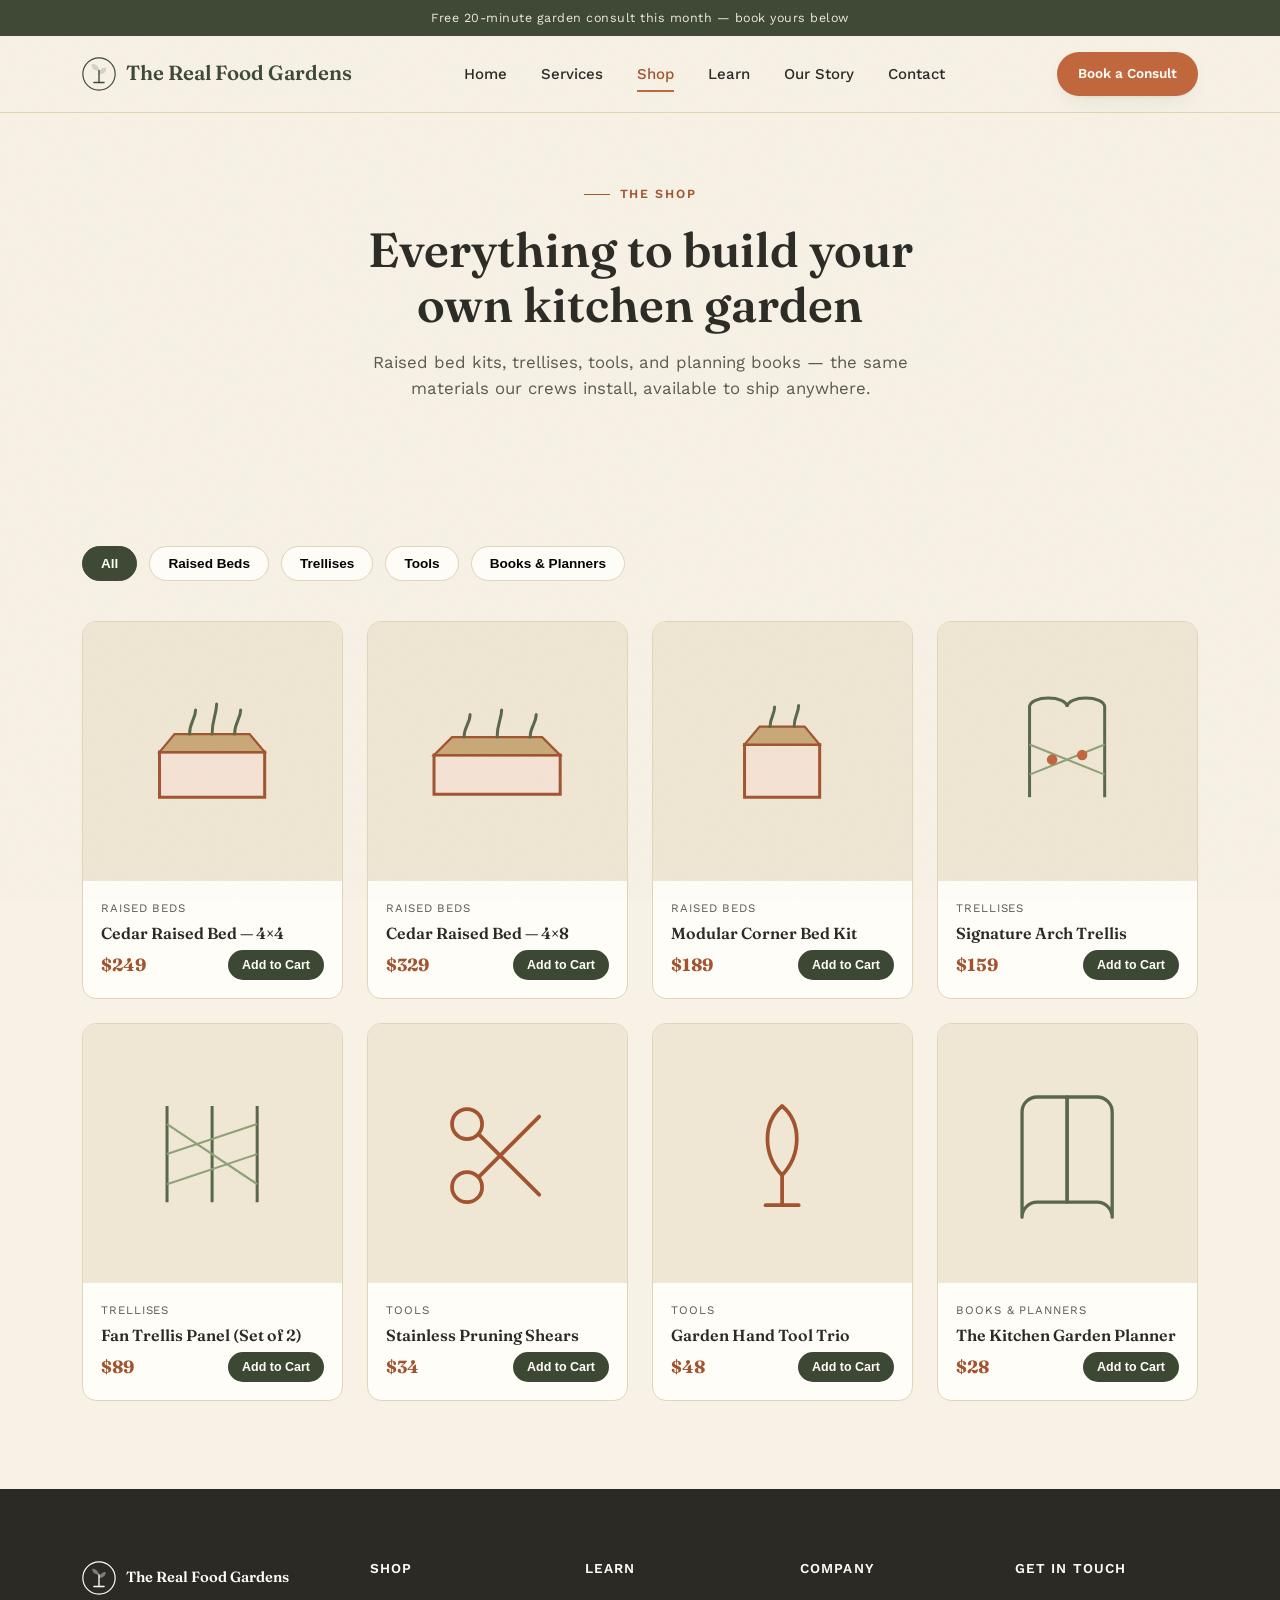
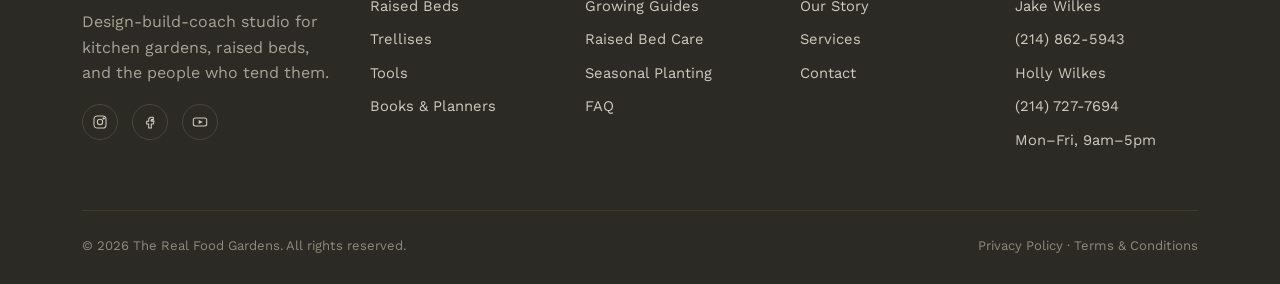
<file: shop.html>
<!doctype html>
<html lang="en">
<head>
<meta charset="UTF-8" />
<meta name="viewport" content="width=device-width, initial-scale=1.0" />
<title>Shop — The Real Food Gardens</title>
<meta name="description" content="Cedar raised beds, trellises, tools, and books for building your own kitchen garden." />
<link rel="icon" href="data:image/svg+xml,%3Csvg xmlns='http://www.w3.org/2000/svg' viewBox='0 0 40 40'%3E%3Ccircle cx='20' cy='20' r='19' fill='%23f7f1e6' stroke='%2359684a' stroke-width='2'/%3E%3Cpath d='M20 30V16' stroke='%2359684a' stroke-width='2'/%3E%3Cpath d='M20 16c0 0-8 0-8-7 7 0 8 7 8 7z' fill='%2359684a'/%3E%3Cpath d='M20 20c0 0 8 0 8-7-7 0-8 7-8 7z' fill='%23c1663c'/%3E%3C/svg%3E" />
<link rel="preconnect" href="https://fonts.googleapis.com">
<link rel="preconnect" href="https://fonts.gstatic.com" crossorigin>
<link href="https://fonts.googleapis.com/css2?family=Fraunces:ital,opsz,wght@0,9..144,500;0,9..144,600;1,9..144,500&family=Work+Sans:wght@400;500;600;700&display=swap" rel="stylesheet">
<link rel="stylesheet" href="css/styles.css" />
</head>
<body>

<div class="topbar">Free 20-minute garden consult this month — book yours below</div>

<header class="site-header">
  <div class="nav-row">
    <a href="index.html" class="logo">
      <svg viewBox="0 0 40 40" fill="none">
        <circle cx="20" cy="20" r="19" stroke="currentColor" stroke-width="1.4"/>
        <path d="M20 30V16" stroke="currentColor" stroke-width="1.6" stroke-linecap="round"/>
        <path d="M20 16c0 0-8 0-8-7 7 0 8 7 8 7z" fill="currentColor" opacity="0.18" stroke="currentColor" stroke-width="1.3"/>
        <path d="M20 20c0 0 8 0 8-7-7 0-8 7-8 7z" fill="currentColor" opacity="0.18" stroke="currentColor" stroke-width="1.3"/>
        <path d="M14 30h12" stroke="currentColor" stroke-width="1.6" stroke-linecap="round"/>
      </svg>
      The Real Food Gardens
    </a>
    <nav class="nav-links">
      <a href="index.html">Home</a>
      <a href="services.html">Services</a>
      <a href="shop.html" aria-current="page">Shop</a>
      <a href="learn.html">Learn</a>
      <a href="about.html">Our Story</a>
      <a href="contact.html">Contact</a>
    </nav>
    <div class="nav-actions">
      <a href="contact.html" class="btn btn-primary btn-sm btn-sm-desktop">Book a Consult</a>
      <button class="nav-toggle" aria-label="Toggle navigation" aria-expanded="false">
        <span></span><span></span><span></span>
      </button>
    </div>
  </div>
</header>

<main>
  <section class="page-hero">
    <div class="container">
      <div class="eyebrow" style="justify-content:center">The Shop</div>
      <h1>Everything to build your own kitchen garden</h1>
      <p>Raised bed kits, trellises, tools, and planning books — the same materials our crews install, available to ship anywhere.</p>
    </div>
  </section>

  <section>
    <div class="container">
      <div class="shop-filters">
        <button data-filter="all" class="active">All</button>
        <button data-filter="raised-beds">Raised Beds</button>
        <button data-filter="trellises">Trellises</button>
        <button data-filter="tools">Tools</button>
        <button data-filter="books">Books &amp; Planners</button>
      </div>

      <div class="product-grid">

        <div class="product-card" data-cat="raised-beds">
          <div class="product-thumb">
            <svg viewBox="0 0 100 100" fill="none"><polygon points="15,50 85,50 85,80 15,80" fill="#f4e2d4" stroke="#a1542f" stroke-width="2"/><polygon points="15,50 85,50 75,38 25,38" fill="#c9a877" stroke="#a1542f" stroke-width="1.5"/><path d="M35 38c0-8 4-10 4-16M50 38c0-10 3-13 3-20M65 38c0-8 4-10 4-16" stroke="#59684a" stroke-width="2" stroke-linecap="round"/></svg>
          </div>
          <div class="product-info">
            <div class="cat">Raised Beds</div>
            <h3>Cedar Raised Bed — 4&times;4</h3>
            <div class="product-price"><strong>$249</strong><button>Add to Cart</button></div>
          </div>
        </div>

        <div class="product-card" data-cat="raised-beds">
          <div class="product-thumb">
            <svg viewBox="0 0 100 100" fill="none"><polygon points="8,52 92,52 92,78 8,78" fill="#f4e2d4" stroke="#a1542f" stroke-width="2"/><polygon points="8,52 92,52 80,40 20,40" fill="#c9a877" stroke="#a1542f" stroke-width="1.5"/><path d="M28 40c0-7 4-9 4-15M50 40c0-9 3-12 3-18M72 40c0-7 4-9 4-15" stroke="#59684a" stroke-width="2" stroke-linecap="round"/></svg>
          </div>
          <div class="product-info">
            <div class="cat">Raised Beds</div>
            <h3>Cedar Raised Bed — 4&times;8</h3>
            <div class="product-price"><strong>$329</strong><button>Add to Cart</button></div>
          </div>
        </div>

        <div class="product-card" data-cat="raised-beds">
          <div class="product-thumb">
            <svg viewBox="0 0 100 100" fill="none"><polygon points="25,45 75,45 75,80 25,80" fill="#f4e2d4" stroke="#a1542f" stroke-width="2"/><polygon points="25,45 75,45 65,33 35,33" fill="#c9a877" stroke="#a1542f" stroke-width="1.5"/><path d="M42 33c0-6 3-8 3-13M58 33c0-7 3-9 3-14" stroke="#59684a" stroke-width="2" stroke-linecap="round"/></svg>
          </div>
          <div class="product-info">
            <div class="cat">Raised Beds</div>
            <h3>Modular Corner Bed Kit</h3>
            <div class="product-price"><strong>$189</strong><button>Add to Cart</button></div>
          </div>
        </div>

        <div class="product-card" data-cat="trellises">
          <div class="product-thumb">
            <svg viewBox="0 0 100 100" fill="none"><g stroke="#59684a" stroke-width="2"><line x1="25" y1="80" x2="25" y2="20"/><line x1="75" y1="80" x2="75" y2="20"/><path d="M25 20c0-8 25-8 25 0M50 20c0-8 25-8 25 0" /></g><g stroke="#8fa178" stroke-width="1.4"><line x1="25" y1="65" x2="75" y2="45"/><line x1="25" y1="45" x2="75" y2="65"/></g><circle cx="40" cy="55" r="3.5" fill="#c1663c"/><circle cx="60" cy="52" r="3.5" fill="#c1663c"/></svg>
          </div>
          <div class="product-info">
            <div class="cat">Trellises</div>
            <h3>Signature Arch Trellis</h3>
            <div class="product-price"><strong>$159</strong><button>Add to Cart</button></div>
          </div>
        </div>

        <div class="product-card" data-cat="trellises">
          <div class="product-thumb">
            <svg viewBox="0 0 100 100" fill="none"><g stroke="#59684a" stroke-width="2"><line x1="20" y1="82" x2="20" y2="18"/><line x1="50" y1="82" x2="50" y2="18"/><line x1="80" y1="82" x2="80" y2="18"/></g><g stroke="#8fa178" stroke-width="1.4"><line x1="20" y1="70" x2="80" y2="50"/><line x1="20" y1="50" x2="80" y2="30"/><line x1="20" y1="30" x2="80" y2="70"/></g></svg>
          </div>
          <div class="product-info">
            <div class="cat">Trellises</div>
            <h3>Fan Trellis Panel (Set of 2)</h3>
            <div class="product-price"><strong>$89</strong><button>Add to Cart</button></div>
          </div>
        </div>

        <div class="product-card" data-cat="tools">
          <div class="product-thumb">
            <svg viewBox="0 0 100 100" fill="none" stroke="#a1542f" stroke-width="2.5" stroke-linecap="round" stroke-linejoin="round"><circle cx="30" cy="30" r="10"/><circle cx="30" cy="72" r="10"/><line x1="38" y1="37" x2="78" y2="77"/><line x1="38" y1="65" x2="78" y2="25"/></svg>
          </div>
          <div class="product-info">
            <div class="cat">Tools</div>
            <h3>Stainless Pruning Shears</h3>
            <div class="product-price"><strong>$34</strong><button>Add to Cart</button></div>
          </div>
        </div>

        <div class="product-card" data-cat="tools">
          <div class="product-thumb">
            <svg viewBox="0 0 100 100" fill="none" stroke="#a1542f" stroke-width="2.5" stroke-linecap="round" stroke-linejoin="round"><path d="M50 18c13 11 13 32 0 46-13-14-13-35 0-46z"/><line x1="50" y1="64" x2="50" y2="84"/><line x1="39" y1="84" x2="61" y2="84"/></svg>
          </div>
          <div class="product-info">
            <div class="cat">Tools</div>
            <h3>Garden Hand Tool Trio</h3>
            <div class="product-price"><strong>$48</strong><button>Add to Cart</button></div>
          </div>
        </div>

        <div class="product-card" data-cat="books">
          <div class="product-thumb">
            <svg viewBox="0 0 100 100" fill="none" stroke="#59684a" stroke-width="2.2" stroke-linecap="round" stroke-linejoin="round"><path d="M20 22a10 10 0 0110-10h20v70H30a10 10 0 00-10 10V22z"/><path d="M80 22a10 10 0 00-10-10H50v70h20a10 10 0 0110 10V22z"/></svg>
          </div>
          <div class="product-info">
            <div class="cat">Books &amp; Planners</div>
            <h3>The Kitchen Garden Planner</h3>
            <div class="product-price"><strong>$28</strong><button>Add to Cart</button></div>
          </div>
        </div>

      </div>
    </div>
  </section>
</main>

<footer class="site-footer">
  <div class="container">
    <div class="footer-grid">
      <div class="footer-brand">
        <a href="index.html" class="logo">
          <svg viewBox="0 0 40 40" fill="none">
            <circle cx="20" cy="20" r="19" stroke="currentColor" stroke-width="1.4"/>
            <path d="M20 30V16" stroke="currentColor" stroke-width="1.6" stroke-linecap="round"/>
            <path d="M20 16c0 0-8 0-8-7 7 0 8 7 8 7z" fill="currentColor" opacity="0.4"/>
            <path d="M20 20c0 0 8 0 8-7-7 0-8 7-8 7z" fill="currentColor" opacity="0.4"/>
            <path d="M14 30h12" stroke="currentColor" stroke-width="1.6" stroke-linecap="round"/>
          </svg>
          The Real Food Gardens
        </a>
        <p>Design-build-coach studio for kitchen gardens, raised beds, and the people who tend them.</p>
        <div class="social-row">
          <a href="#" aria-label="Instagram"><svg width="16" height="16" viewBox="0 0 24 24" fill="none" stroke="currentColor" stroke-width="1.6"><rect x="3" y="3" width="18" height="18" rx="5"/><circle cx="12" cy="12" r="4"/><circle cx="17.5" cy="6.5" r="1"/></svg></a>
          <a href="#" aria-label="Facebook"><svg width="16" height="16" viewBox="0 0 24 24" fill="none" stroke="currentColor" stroke-width="1.6"><path d="M14 9h3V5h-3a4 4 0 00-4 4v2H7v4h3v6h4v-6h3l1-4h-4V9a1 1 0 011-1z"/></svg></a>
          <a href="#" aria-label="YouTube"><svg width="16" height="16" viewBox="0 0 24 24" fill="none" stroke="currentColor" stroke-width="1.6"><rect x="2" y="6" width="20" height="12" rx="3"/><polygon points="10,9 16,12 10,15" fill="currentColor" stroke="none"/></svg></a>
        </div>
      </div>
      <div>
        <h4>Shop</h4>
        <ul>
          <li><a href="shop.html">Raised Beds</a></li>
          <li><a href="shop.html">Trellises</a></li>
          <li><a href="shop.html">Tools</a></li>
          <li><a href="shop.html">Books &amp; Planners</a></li>
        </ul>
      </div>
      <div>
        <h4>Learn</h4>
        <ul>
          <li><a href="learn.html">Growing Guides</a></li>
          <li><a href="learn.html">Raised Bed Care</a></li>
          <li><a href="learn.html">Seasonal Planting</a></li>
          <li><a href="services.html">FAQ</a></li>
        </ul>
      </div>
      <div>
        <h4>Company</h4>
        <ul>
          <li><a href="about.html">Our Story</a></li>
          <li><a href="services.html">Services</a></li>
          <li><a href="contact.html">Contact</a></li>
        </ul>
      </div>
      <div>
        <h4>Get in Touch</h4>
        <ul>
          <li><a href="mailto:Jake@RealFoodGardens.com">Jake Wilkes</a></li>
          <li><a href="tel:+12148625943">(214) 862-5943</a></li>
          <li><a href="mailto:Holly@RealFoodGardens.com">Holly Wilkes</a></li>
          <li><a href="tel:+12147277694">(214) 727-7694</a></li>
          <li>Mon–Fri, 9am–5pm</li>
        </ul>
      </div>
    </div>
    <div class="footer-bottom">
      <span>&copy; 2026 The Real Food Gardens. All rights reserved.</span>
      <span>Privacy Policy &middot; Terms &amp; Conditions</span>
    </div>
  </div>
</footer>

<script src="js/main.js"></script>
</body>
</html>
</file>
<file: css/styles.css>
/* =========================================================
   The Real Food Gardens — design system
   Palette + type blend two references: a cream/sage/terracotta
   editorial-shop feel, and an earthy, service-led warmth.
   ========================================================= */

:root {
  --cream:        #f7f1e6;
  --cream-dark:   #efe6d3;
  --paper:        #fffdf8;
  --ink:          #2b2a24;
  --ink-soft:     #5b594e;
  --line:         #e0d5b8;

  --sage:         #59684a;
  --sage-dark:    #3d4834;
  --sage-tint:    #e7ebdd;

  --terracotta:   #c1663c;
  --terracotta-dark: #a1542f;
  --terracotta-tint: #f4e2d4;

  --gold:         #d3a44c;

  --radius-sm: 6px;
  --radius-md: 14px;
  --radius-lg: 28px;

  --shadow-card: 0 1px 2px rgba(43,42,36,0.04), 0 8px 24px -12px rgba(43,42,36,0.18);
  --shadow-lift: 0 20px 40px -20px rgba(43,42,36,0.35);

  --serif: "Fraunces", "Iowan Old Style", "Palatino Linotype", serif;
  --sans: "Work Sans", "Helvetica Neue", Arial, sans-serif;

  --container: 1180px;
}

* { box-sizing: border-box; }
html { scroll-behavior: smooth; }

body {
  margin: 0;
  font-family: var(--sans);
  background: var(--cream);
  color: var(--ink);
  line-height: 1.6;
  -webkit-font-smoothing: antialiased;
}

body::before {
  content: "";
  position: fixed;
  inset: 0;
  pointer-events: none;
  z-index: 9999;
  opacity: 0.035;
  background-image: url("data:image/svg+xml,%3Csvg xmlns='http://www.w3.org/2000/svg' width='140' height='140'%3E%3Cfilter id='n'%3E%3CfeTurbulence type='fractalNoise' baseFrequency='0.9' numOctaves='2' stitchTiles='stitch'/%3E%3C/filter%3E%3Crect width='100%25' height='100%25' filter='url(%23n)'/%3E%3C/svg%3E");
}

img, svg { max-width: 100%; display: block; }
a { color: inherit; text-decoration: none; }
ul { margin: 0; padding: 0; list-style: none; }
h1, h2, h3, h4 {
  font-family: var(--serif);
  font-weight: 600;
  line-height: 1.15;
  margin: 0 0 0.5em;
  color: var(--ink);
}
p { margin: 0 0 1em; color: var(--ink-soft); }

.container {
  max-width: var(--container);
  margin: 0 auto;
  padding: 0 32px;
}

.eyebrow {
  font-family: var(--sans);
  font-size: 0.78rem;
  font-weight: 600;
  letter-spacing: 0.14em;
  text-transform: uppercase;
  color: var(--terracotta-dark);
  display: inline-flex;
  align-items: center;
  gap: 10px;
  margin-bottom: 18px;
}
.eyebrow::before {
  content: "";
  width: 26px;
  height: 1px;
  background: var(--terracotta-dark);
  display: inline-block;
}

.btn {
  display: inline-flex;
  align-items: center;
  gap: 8px;
  font-family: var(--sans);
  font-weight: 600;
  font-size: 0.95rem;
  padding: 14px 28px;
  border-radius: 999px;
  border: 1.5px solid transparent;
  cursor: pointer;
  transition: transform 0.15s ease, box-shadow 0.15s ease, background 0.15s ease, color 0.15s ease;
  white-space: nowrap;
}
.btn:hover { transform: translateY(-2px); }
.btn-primary {
  background: var(--terracotta);
  color: var(--paper);
  box-shadow: var(--shadow-card);
}
.btn-primary:hover { background: var(--terracotta-dark); box-shadow: var(--shadow-lift); }
.btn-outline {
  background: transparent;
  border-color: var(--ink);
  color: var(--ink);
}
.btn-outline:hover { background: var(--ink); color: var(--paper); }
.btn-outline-light {
  background: transparent;
  border-color: rgba(255,255,255,0.6);
  color: var(--paper);
}
.btn-outline-light:hover { background: var(--paper); color: var(--sage-dark); }
.btn-sm { padding: 10px 20px; font-size: 0.85rem; }

/* ---------- Header ---------- */
.topbar {
  background: var(--sage-dark);
  color: #f1ead9;
  font-size: 0.78rem;
  letter-spacing: 0.04em;
  text-align: center;
  padding: 8px 12px;
}

.site-header {
  position: sticky;
  top: 0;
  z-index: 100;
  background: rgba(247, 241, 230, 0.92);
  backdrop-filter: blur(8px);
  border-bottom: 1px solid var(--line);
}
.nav-row {
  display: flex;
  align-items: center;
  justify-content: space-between;
  padding: 16px 32px;
  max-width: var(--container);
  margin: 0 auto;
  gap: 24px;
}
.logo {
  display: flex;
  align-items: center;
  gap: 10px;
  font-family: var(--serif);
  font-size: 1.28rem;
  font-weight: 600;
  color: var(--sage-dark);
}
.logo svg { width: 34px; height: 34px; }

.nav-links {
  display: flex;
  gap: 34px;
  align-items: center;
  font-size: 0.94rem;
  font-weight: 500;
}
.nav-links a {
  position: relative;
  padding: 4px 0;
  color: var(--ink);
}
.nav-links a::after {
  content: "";
  position: absolute;
  left: 0; right: 0; bottom: -2px;
  height: 2px;
  background: var(--terracotta);
  transform: scaleX(0);
  transform-origin: left;
  transition: transform 0.2s ease;
}
.nav-links a:hover::after,
.nav-links a[aria-current="page"]::after { transform: scaleX(1); }
.nav-links a[aria-current="page"] { color: var(--terracotta-dark); }

.nav-actions { display: flex; align-items: center; gap: 18px; }
.nav-toggle {
  display: none;
  background: none;
  border: none;
  cursor: pointer;
  padding: 6px;
}
.nav-toggle span {
  display: block;
  width: 24px;
  height: 2px;
  background: var(--ink);
  margin: 5px 0;
  transition: 0.2s;
}

@media (max-width: 1080px) {
  .nav-links {
    position: absolute;
    top: 100%;
    left: 0; right: 0;
    background: var(--paper);
    flex-direction: column;
    align-items: flex-start;
    padding: 20px 32px 28px;
    gap: 16px;
    border-bottom: 1px solid var(--line);
    display: none;
  }
  .nav-links.open { display: flex; }
  .nav-toggle { display: block; }
  .nav-actions .btn-sm-desktop { display: none; }
}

/* ---------- Hero ---------- */
.hero {
  padding: 72px 0 100px;
  overflow: hidden;
}
.hero .container {
  display: grid;
  grid-template-columns: 1.05fr 0.95fr;
  gap: 56px;
  align-items: center;
}
.hero h1 {
  font-size: clamp(2.4rem, 4vw, 3.4rem);
  max-width: 12ch;
}
.hero .lede {
  font-size: 1.1rem;
  max-width: 46ch;
  margin-bottom: 32px;
}
.hero-ctas { display: flex; gap: 16px; flex-wrap: wrap; margin-bottom: 36px; }
.hero-trust {
  display: flex;
  gap: 28px;
  flex-wrap: wrap;
  font-size: 0.85rem;
  color: var(--ink-soft);
}
.hero-trust strong { color: var(--ink); font-family: var(--serif); font-size: 1.1rem; display: block; }

.hero-art {
  position: relative;
  aspect-ratio: 1/1;
  border-radius: 50%;
  background: radial-gradient(circle at 32% 28%, var(--cream-dark), var(--sage-tint) 70%);
  display: flex;
  align-items: center;
  justify-content: center;
}
.hero-art svg { width: 78%; height: 78%; }

@media (max-width: 900px) {
  .hero .container { grid-template-columns: 1fr; }
  .hero-art { max-width: 380px; margin: 0 auto; }
}

/* ---------- Section scaffolding ---------- */
section { padding: 88px 0; }
.section-alt { background: var(--cream-dark); }
.section-sage { background: var(--sage-dark); color: #f1ead9; }
.section-sage p { color: #d9d6c4; }
.section-sage h2 { color: var(--paper); }
.section-head {
  max-width: 620px;
  margin-bottom: 52px;
}
.section-head.center { margin-left: auto; margin-right: auto; text-align: center; }
.section-head h2 { font-size: clamp(1.9rem, 3vw, 2.5rem); }

/* ---------- Pillars ---------- */
.pillars {
  display: grid;
  grid-template-columns: repeat(3, 1fr);
  gap: 28px;
}
.pillar-card {
  background: var(--paper);
  border: 1px solid var(--line);
  border-radius: var(--radius-md);
  padding: 36px 30px;
  transition: transform 0.2s ease, box-shadow 0.2s ease;
}
.pillar-card:hover { transform: translateY(-6px); box-shadow: var(--shadow-lift); }
.pillar-icon {
  width: 52px; height: 52px;
  border-radius: 50%;
  background: var(--terracotta-tint);
  display: flex; align-items: center; justify-content: center;
  color: var(--terracotta-dark);
  margin-bottom: 20px;
}
.pillar-card:nth-child(2) .pillar-icon { background: var(--sage-tint); color: var(--sage-dark); }
.pillar-card:nth-child(3) .pillar-icon { background: #f1e6c8; color: #96721f; }
.pillar-icon svg { width: 26px; height: 26px; }
.pillar-card h3 { font-size: 1.2rem; margin-bottom: 10px; }
.pillar-card a { color: var(--terracotta-dark); font-weight: 600; font-size: 0.9rem; }

@media (max-width: 800px) { .pillars { grid-template-columns: 1fr; } }

/* ---------- Feature band ---------- */
.feature-band {
  display: grid;
  grid-template-columns: 1fr 1fr;
  gap: 60px;
  align-items: center;
}
.feature-band .art { order: 2; }
.feature-band.reverse .art { order: 0; }
@media (max-width: 900px) { .feature-band { grid-template-columns: 1fr; } .feature-band .art { order: -1 !important; } }

.trellis-art {
  background: var(--paper);
  border-radius: var(--radius-lg);
  padding: 40px;
  border: 1px solid var(--line);
}

/* ---------- Testimonials ---------- */
.testimonials { display: grid; grid-template-columns: repeat(3, 1fr); gap: 26px; }
.t-card {
  background: var(--paper);
  border-radius: var(--radius-md);
  padding: 32px;
  border: 1px solid var(--line);
  display: flex;
  flex-direction: column;
  gap: 16px;
}
.stars { color: var(--gold); letter-spacing: 2px; }
.t-quote { font-family: var(--serif); font-size: 1.05rem; color: var(--ink); font-style: italic; }
.t-name { font-weight: 600; font-size: 0.88rem; color: var(--ink-soft); }
@media (max-width: 900px) { .testimonials { grid-template-columns: 1fr; } }

/* ---------- Stats ---------- */
.stats {
  display: grid;
  grid-template-columns: repeat(4, 1fr);
  gap: 20px;
  text-align: center;
}
.stat-num { font-family: var(--serif); font-size: clamp(2.2rem, 4vw, 3rem); color: var(--gold); }
.stat-label { font-size: 0.85rem; text-transform: uppercase; letter-spacing: 0.08em; color: #d9d6c4; }
@media (max-width: 700px) { .stats { grid-template-columns: repeat(2, 1fr); gap: 36px 20px; } }

/* ---------- Founder ---------- */
.founder {
  display: grid;
  grid-template-columns: 0.8fr 1.2fr;
  gap: 56px;
  align-items: center;
}
.founder-portrait {
  aspect-ratio: 4/5;
  border-radius: var(--radius-lg);
  background: linear-gradient(160deg, var(--sage-tint), var(--terracotta-tint));
  display: flex; align-items: center; justify-content: center;
  border: 1px solid var(--line);
}
.founder-portrait svg { width: 60%; }
.founder blockquote {
  font-family: var(--serif);
  font-size: 1.3rem;
  font-style: italic;
  color: var(--sage-dark);
  border-left: 3px solid var(--terracotta);
  padding-left: 20px;
  margin: 24px 0;
}
@media (max-width: 860px) { .founder { grid-template-columns: 1fr; } }

/* ---------- Article / learn cards ---------- */
.articles { display: grid; grid-template-columns: repeat(3, 1fr); gap: 28px; }
.article-card {
  background: var(--paper);
  border-radius: var(--radius-md);
  overflow: hidden;
  border: 1px solid var(--line);
  transition: transform 0.2s ease;
}
.article-card:hover { transform: translateY(-4px); }
.article-thumb { height: 150px; display: flex; align-items: center; justify-content: center; }
.article-thumb svg { width: 60px; height: 60px; }
.article-body { padding: 24px; }
.article-tag { font-size: 0.75rem; text-transform: uppercase; letter-spacing: 0.08em; color: var(--terracotta-dark); font-weight: 600; }
.article-body h3 { font-size: 1.08rem; margin: 10px 0; }
.article-body p { font-size: 0.92rem; margin-bottom: 12px; }
.read-more { font-weight: 600; font-size: 0.88rem; color: var(--sage-dark); }
@media (max-width: 900px) { .articles { grid-template-columns: 1fr; } }

/* ---------- Newsletter ---------- */
.newsletter {
  background: var(--terracotta);
  color: var(--paper);
  border-radius: var(--radius-lg);
  padding: 56px;
  display: flex;
  justify-content: space-between;
  align-items: center;
  gap: 32px;
  flex-wrap: wrap;
}
.newsletter h2 { color: var(--paper); margin-bottom: 6px; }
.newsletter p { color: #fbe6d8; margin: 0; }
.newsletter-form { display: flex; gap: 10px; flex-wrap: wrap; }
.newsletter-form input {
  padding: 14px 18px;
  border-radius: 999px;
  border: none;
  font-family: var(--sans);
  min-width: 240px;
  font-size: 0.95rem;
}
.newsletter-form button {
  background: var(--ink);
  color: var(--paper);
  border: none;
}
.newsletter-form button:hover { background: var(--sage-dark); }
.form-note { flex-basis: 100%; font-size: 0.8rem; color: #fbe6d8; margin-top: 4px; }

/* ---------- Footer ---------- */
footer.site-footer {
  background: var(--ink);
  color: #cfccbf;
  padding: 72px 0 28px;
}
.footer-grid {
  display: grid;
  grid-template-columns: 1.4fr repeat(4, 1fr);
  gap: 32px;
  margin-bottom: 48px;
}
.footer-grid h4 {
  color: var(--paper);
  font-family: var(--sans);
  font-size: 0.85rem;
  text-transform: uppercase;
  letter-spacing: 0.08em;
  margin-bottom: 18px;
}
.footer-grid a, .footer-grid li { font-size: 0.92rem; margin-bottom: 10px; color: #cfccbf; }
.footer-grid a:hover { color: var(--gold); }
.footer-brand .logo { color: var(--paper); }
.footer-brand p { color: #a7a496; max-width: 32ch; margin-top: 14px; }
.social-row { display: flex; gap: 14px; margin-top: 18px; }
.social-row a {
  width: 36px; height: 36px;
  border: 1px solid #4a4838;
  border-radius: 50%;
  display: flex; align-items: center; justify-content: center;
}
.social-row a:hover { border-color: var(--gold); color: var(--gold); }
.footer-bottom {
  border-top: 1px solid #3d3b2e;
  padding-top: 24px;
  display: flex;
  justify-content: space-between;
  flex-wrap: wrap;
  gap: 12px;
  font-size: 0.82rem;
  color: #8e8b7d;
}
@media (max-width: 900px) {
  .footer-grid { grid-template-columns: 1fr 1fr; }
}

/* ---------- Page hero (interior pages) ---------- */
.page-hero {
  padding: 64px 0 56px;
  text-align: center;
}
.page-hero h1 { font-size: clamp(2.1rem, 4vw, 3rem); max-width: 18ch; margin: 0 auto 16px; }
.page-hero p { max-width: 60ch; margin: 0 auto; font-size: 1.05rem; }

/* ---------- Services page ---------- */
.service-detail {
  display: grid;
  grid-template-columns: 0.35fr 0.65fr;
  gap: 48px;
  padding: 56px 0;
  border-bottom: 1px solid var(--line);
}
.service-detail:last-child { border-bottom: none; }
.service-detail .num { font-family: var(--serif); font-size: 3.2rem; color: var(--terracotta-tint); -webkit-text-stroke: 1.5px var(--terracotta); }
.service-detail h3 { font-size: 1.6rem; margin-bottom: 12px; }
.service-list { margin-top: 18px; }
.service-list li {
  padding-left: 26px;
  position: relative;
  margin-bottom: 10px;
  color: var(--ink-soft);
}
.service-list li::before {
  content: "✓";
  position: absolute; left: 0; top: 0;
  color: var(--sage);
  font-weight: 700;
}
@media (max-width: 760px) { .service-detail { grid-template-columns: 1fr; } }

.pricing-grid { display: grid; grid-template-columns: repeat(3, 1fr); gap: 26px; }
.price-card {
  background: var(--paper);
  border: 1px solid var(--line);
  border-radius: var(--radius-md);
  padding: 36px 30px;
  text-align: center;
}
.price-card.featured { border-color: var(--terracotta); box-shadow: var(--shadow-lift); position: relative; }
.price-card.featured::before {
  content: "Most Popular";
  position: absolute; top: -13px; left: 50%; transform: translateX(-50%);
  background: var(--terracotta); color: var(--paper);
  font-size: 0.72rem; font-weight: 700; letter-spacing: 0.05em;
  padding: 5px 14px; border-radius: 999px;
}
.price-tag { font-family: var(--serif); font-size: 2.4rem; color: var(--sage-dark); margin: 12px 0; }
.price-tag span { font-size: 0.95rem; color: var(--ink-soft); font-family: var(--sans); }
.price-card ul { text-align: left; margin: 22px 0; }
.price-card li { padding: 7px 0; border-bottom: 1px dashed var(--line); font-size: 0.9rem; color: var(--ink-soft); }
@media (max-width: 900px) { .pricing-grid { grid-template-columns: 1fr; } }

.faq-item { border-bottom: 1px solid var(--line); padding: 22px 0; }
.faq-item summary {
  cursor: pointer;
  font-family: var(--serif);
  font-size: 1.1rem;
  display: flex;
  justify-content: space-between;
  align-items: center;
  color: var(--ink);
  list-style: none;
}
.faq-item summary::-webkit-details-marker { display: none; }
.faq-item summary::after { content: "+"; font-size: 1.4rem; color: var(--terracotta); transition: transform 0.2s; }
.faq-item[open] summary::after { transform: rotate(45deg); }
.faq-item p { margin-top: 14px; }

/* ---------- Shop page ---------- */
.shop-filters { display: flex; gap: 12px; flex-wrap: wrap; margin-bottom: 40px; }
.shop-filters button {
  border: 1px solid var(--line);
  background: var(--paper);
  padding: 9px 18px;
  border-radius: 999px;
  font-size: 0.85rem;
  font-weight: 600;
  cursor: pointer;
}
.shop-filters button.active, .shop-filters button:hover { background: var(--sage-dark); color: var(--paper); border-color: var(--sage-dark); }

.product-grid { display: grid; grid-template-columns: repeat(4, 1fr); gap: 24px; }
.product-card {
  background: var(--paper);
  border: 1px solid var(--line);
  border-radius: var(--radius-md);
  overflow: hidden;
  transition: transform 0.2s ease, box-shadow .2s ease;
}
.product-card:hover { transform: translateY(-5px); box-shadow: var(--shadow-lift); }
.product-thumb {
  aspect-ratio: 1/1;
  background: var(--cream-dark);
  display: flex; align-items: center; justify-content: center;
}
.product-thumb svg { width: 58%; height: 58%; }
.product-info { padding: 18px; }
.product-info .cat { font-size: 0.72rem; text-transform: uppercase; letter-spacing: 0.08em; color: var(--ink-soft); }
.product-info h3 { font-size: 1rem; margin: 6px 0 8px; }
.product-price { display: flex; justify-content: space-between; align-items: center; }
.product-price strong { font-family: var(--serif); color: var(--terracotta-dark); font-size: 1.1rem; }
.product-price button {
  border: none; background: var(--sage-dark); color: var(--paper);
  padding: 8px 14px; border-radius: 999px; font-size: 0.78rem; font-weight: 700; cursor: pointer;
}
.product-price button:hover { background: var(--sage); }
@media (max-width: 1000px) { .product-grid { grid-template-columns: repeat(2, 1fr); } }
@media (max-width: 560px) { .product-grid { grid-template-columns: 1fr; } }

/* ---------- About page ---------- */
.timeline { position: relative; padding-left: 32px; }
.timeline::before { content: ""; position: absolute; left: 6px; top: 4px; bottom: 4px; width: 2px; background: var(--line); }
.timeline-item { position: relative; padding-bottom: 40px; }
.timeline-item::before {
  content: ""; position: absolute; left: -32px; top: 4px;
  width: 14px; height: 14px; border-radius: 50%;
  background: var(--terracotta); border: 3px solid var(--cream);
}
.timeline-year { font-family: var(--serif); color: var(--sage-dark); font-size: 1.1rem; margin-bottom: 4px; }

.values-grid { display: grid; grid-template-columns: repeat(4, 1fr); gap: 22px; }
.value-card { text-align: center; padding: 20px; }
.value-card .pillar-icon { margin: 0 auto 16px; }
@media (max-width: 900px) { .values-grid { grid-template-columns: repeat(2, 1fr); } }

.team-grid { display: grid; grid-template-columns: repeat(4, 1fr); gap: 24px; }
.team-card { text-align: center; }
.team-avatar {
  aspect-ratio: 1/1; border-radius: 50%;
  background: linear-gradient(160deg, var(--sage-tint), var(--terracotta-tint));
  display: flex; align-items: center; justify-content: center;
  margin-bottom: 16px; border: 1px solid var(--line);
}
.team-avatar svg { width: 42%; }
.team-card h4 { font-family: var(--serif); font-size: 1.05rem; margin-bottom: 2px; }
.team-role { font-size: 0.85rem; color: var(--terracotta-dark); font-weight: 600; }
@media (max-width: 900px) { .team-grid { grid-template-columns: repeat(2, 1fr); } }

/* ---------- Contact page ---------- */
.contact-wrap { display: grid; grid-template-columns: 0.55fr 0.45fr; gap: 56px; }
.contact-form { display: grid; gap: 18px; }
.field { display: grid; gap: 6px; }
.field label { font-size: 0.85rem; font-weight: 600; color: var(--ink); }
.field input, .field select, .field textarea {
  padding: 13px 16px;
  border: 1px solid var(--line);
  border-radius: var(--radius-sm);
  font-family: var(--sans);
  font-size: 0.95rem;
  background: var(--paper);
  color: var(--ink);
}
.field textarea { resize: vertical; min-height: 120px; }
.field input:focus, .field select:focus, .field textarea:focus {
  outline: none; border-color: var(--terracotta);
}
.form-success {
  display: none;
  background: var(--sage-tint);
  border: 1px solid var(--sage);
  color: var(--sage-dark);
  padding: 16px 20px;
  border-radius: var(--radius-sm);
  font-weight: 600;
  margin-bottom: 18px;
}
.form-success.show { display: block; }

.info-card {
  background: var(--paper);
  border: 1px solid var(--line);
  border-radius: var(--radius-md);
  padding: 30px;
  margin-bottom: 20px;
}
.info-card h4 { font-size: 0.85rem; text-transform: uppercase; letter-spacing: 0.06em; color: var(--terracotta-dark); margin-bottom: 10px; }
.map-art {
  border-radius: var(--radius-md);
  border: 1px solid var(--line);
  overflow: hidden;
  background: var(--cream-dark);
  aspect-ratio: 4/3;
  display: flex; align-items: center; justify-content: center;
}
.map-art svg { width: 70%; }

@media (max-width: 900px) { .contact-wrap { grid-template-columns: 1fr; } }

/* ---------- Utility ---------- */
.grid-2 { display: grid; grid-template-columns: 1fr 1fr; gap: 40px; }
@media (max-width: 800px) { .grid-2 { grid-template-columns: 1fr; } }
.mt-lg { margin-top: 48px; }
.center { text-align: center; }
</file>
